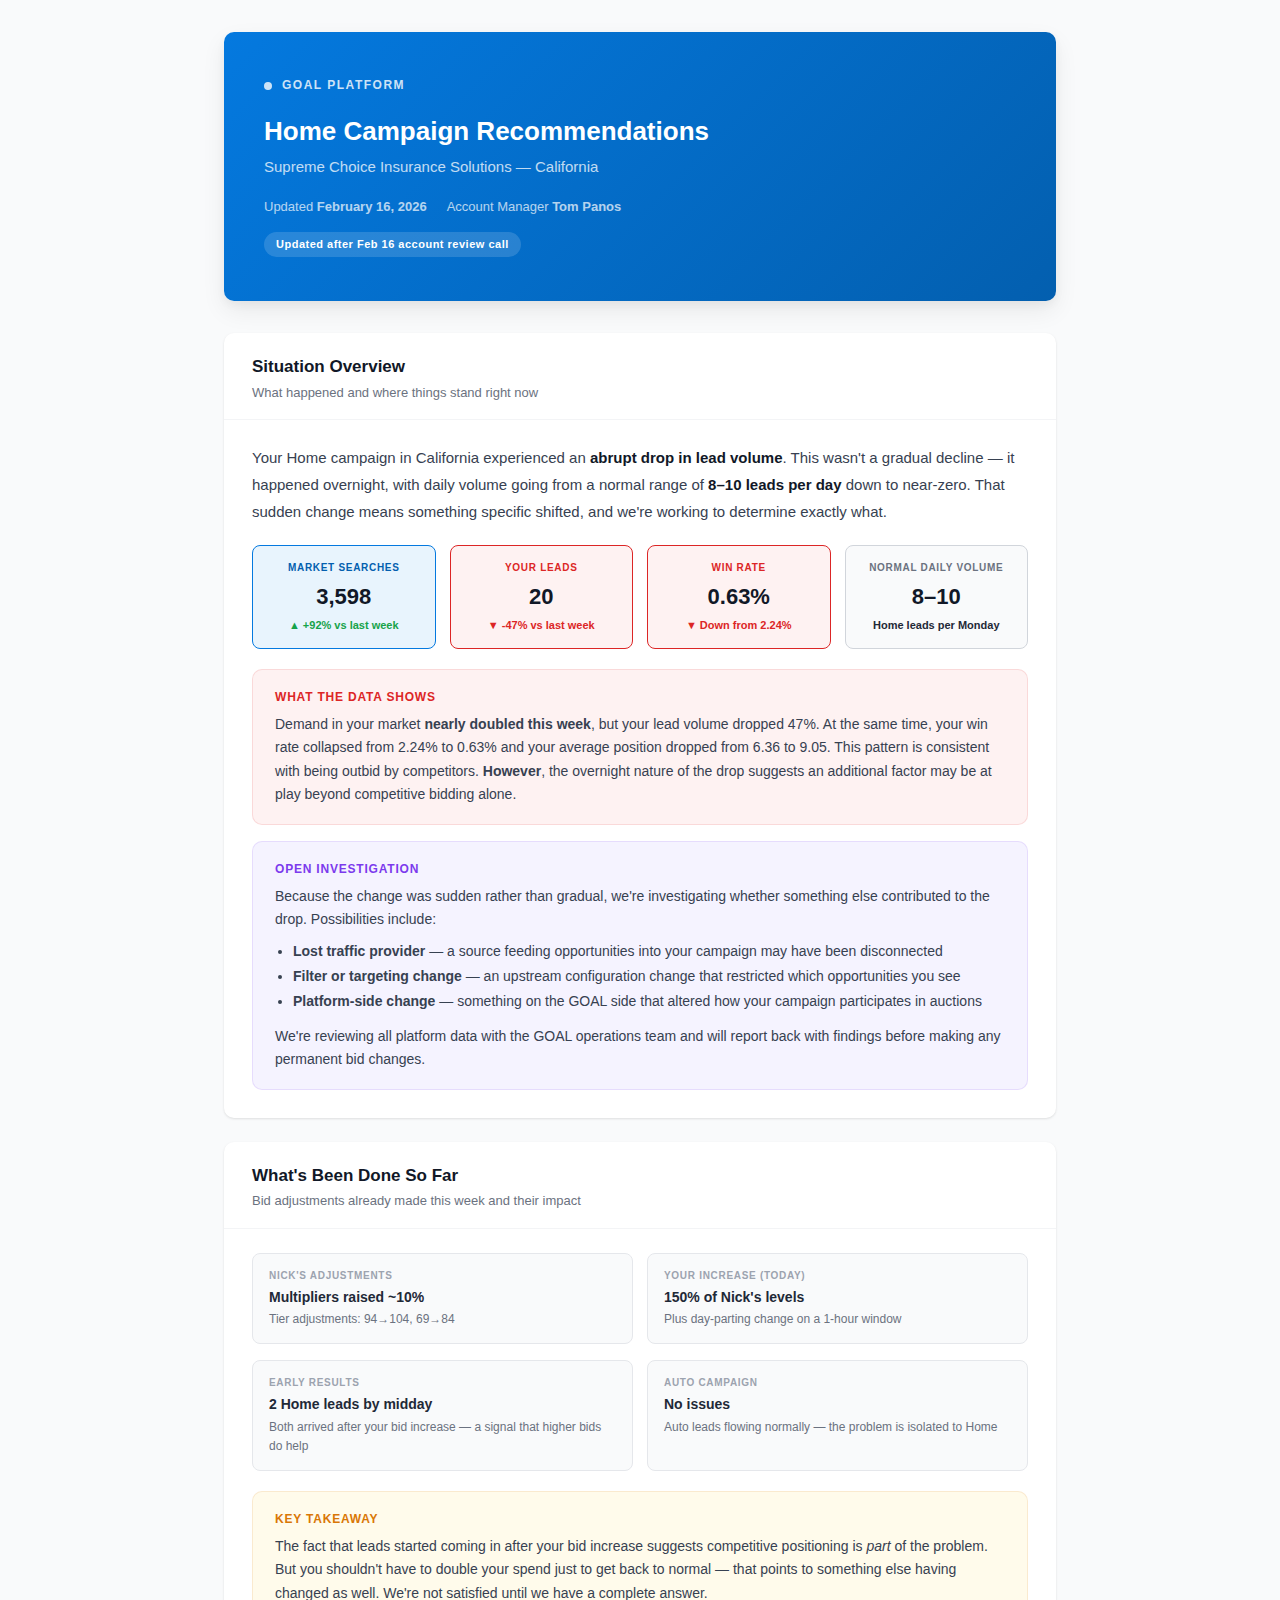
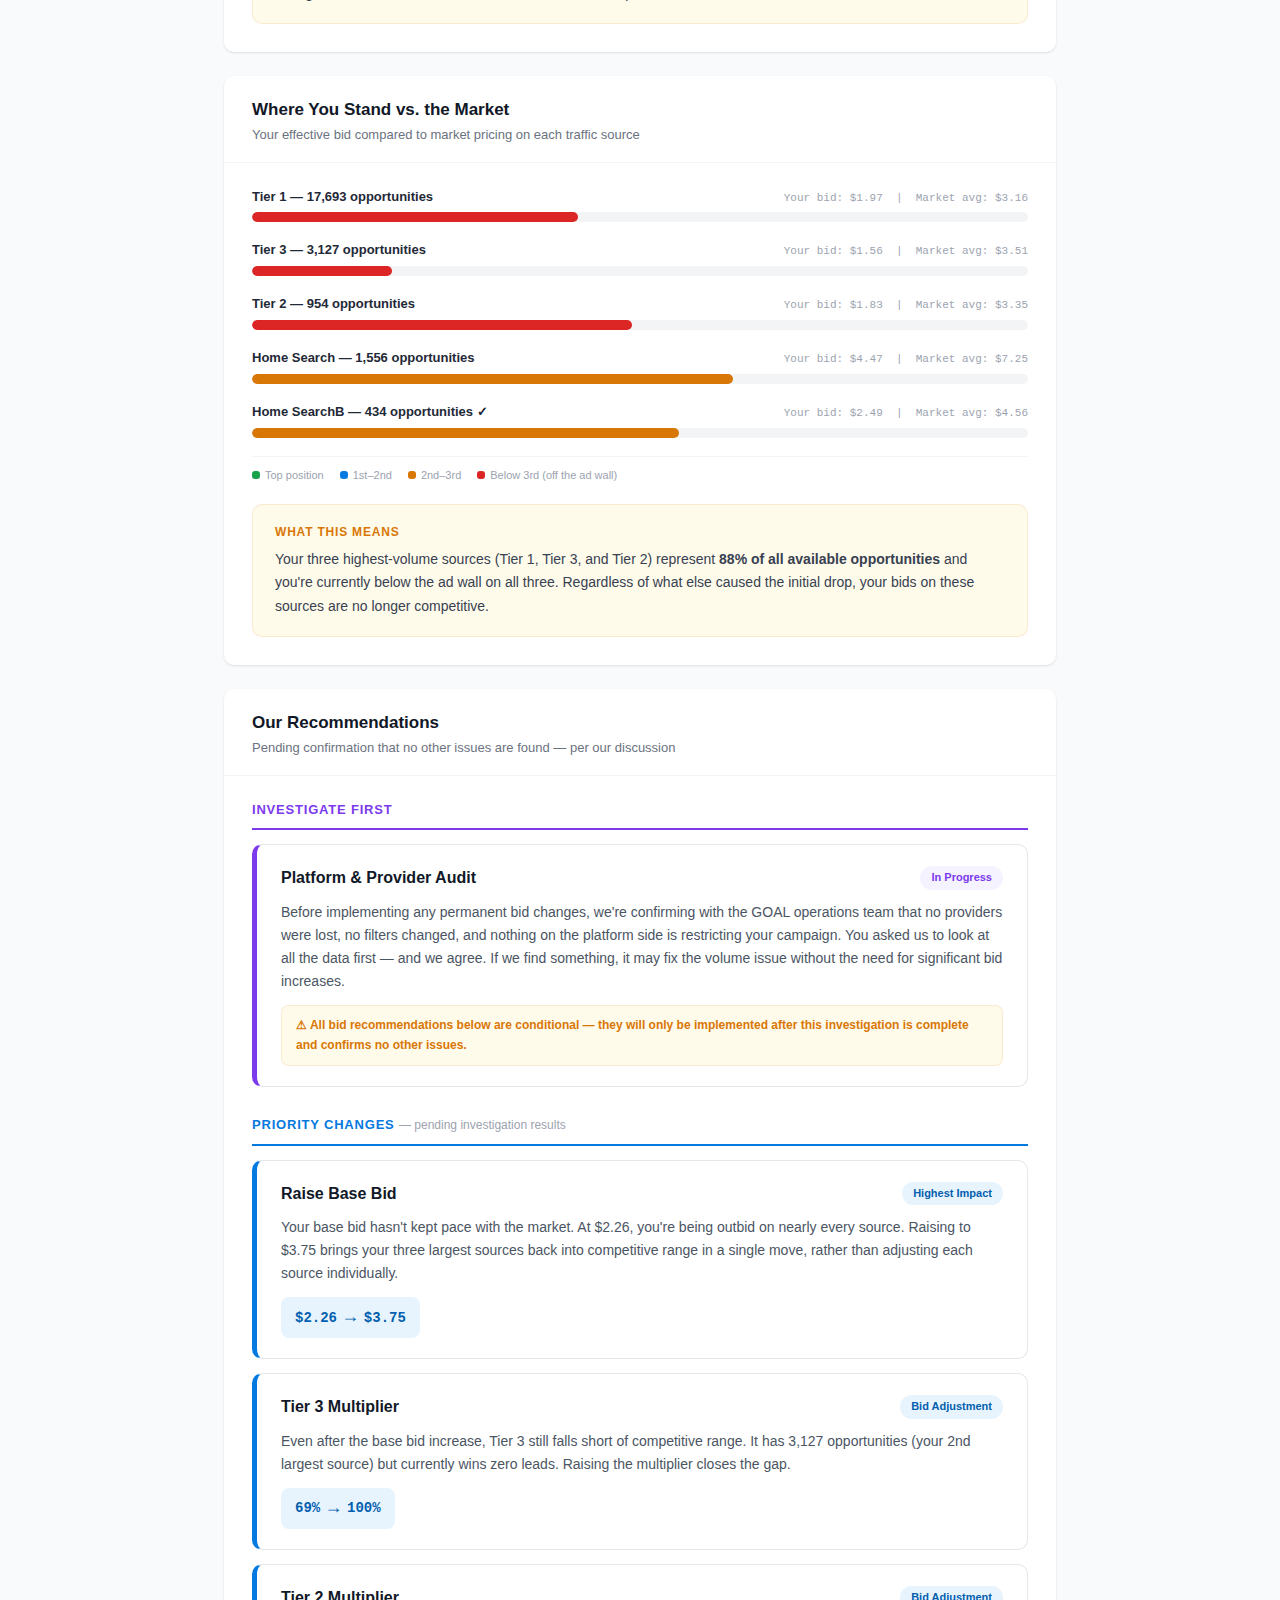
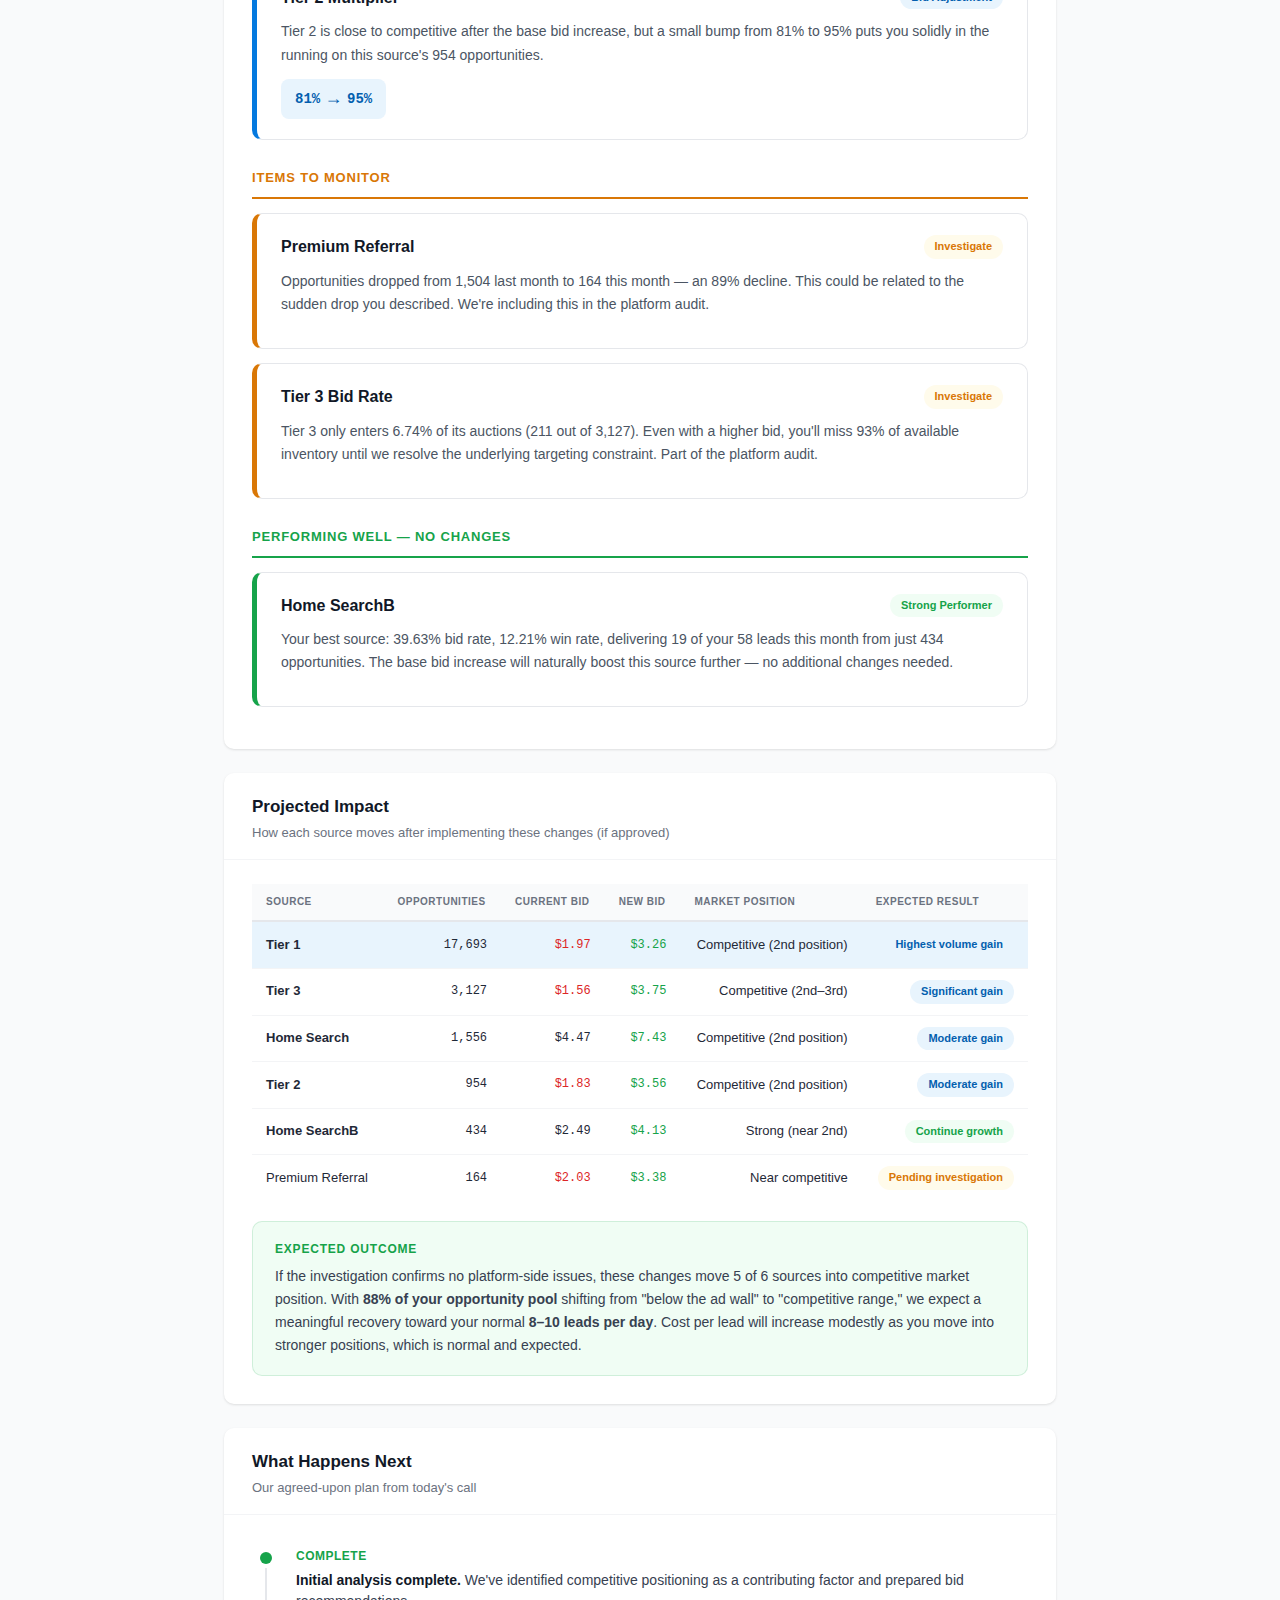
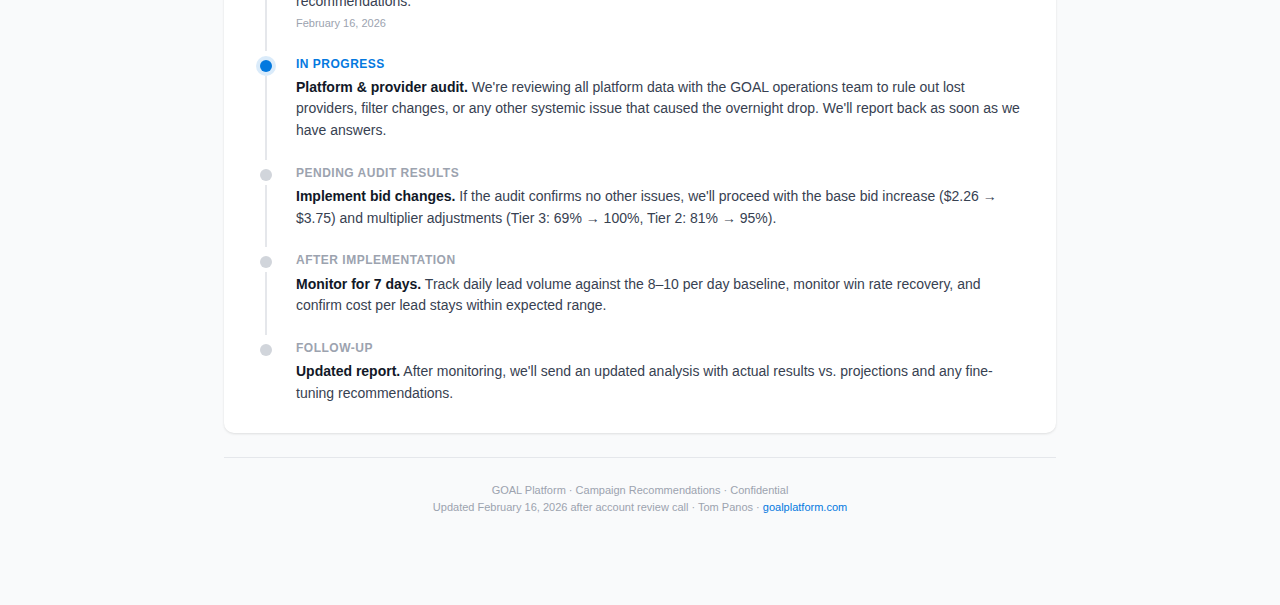
<file: public/index.html>
<!DOCTYPE html>
<html lang="en">
<head>
<meta charset="UTF-8">
<meta name="viewport" content="width=device-width, initial-scale=1.0">
<title>Supreme Choice Insurance Solutions — Campaign Recommendations (Updated)</title>
<style>
  *, *::before, *::after { box-sizing: border-box; margin: 0; padding: 0; }
  :root {
    --goal-blue: #0479DF;
    --goal-blue-light: #E8F4FD;
    --goal-blue-dark: #035FAF;
    --green: #16A34A;
    --green-bg: #F0FDF4;
    --amber: #D97706;
    --amber-bg: #FFFBEB;
    --red: #DC2626;
    --red-bg: #FEF2F2;
    --gray-50: #F9FAFB;
    --gray-100: #F3F4F6;
    --gray-200: #E5E7EB;
    --gray-300: #D1D5DB;
    --gray-400: #9CA3AF;
    --gray-500: #6B7280;
    --gray-600: #4B5563;
    --gray-700: #374151;
    --gray-800: #1F2937;
    --gray-900: #111827;
    --purple: #7C3AED;
    --purple-bg: #F5F3FF;
    --radius: 10px;
    --shadow: 0 1px 3px rgba(0,0,0,0.08), 0 1px 2px rgba(0,0,0,0.04);
    --shadow-md: 0 4px 12px rgba(0,0,0,0.06), 0 2px 4px rgba(0,0,0,0.04);
    --shadow-lg: 0 10px 25px rgba(0,0,0,0.07), 0 4px 10px rgba(0,0,0,0.04);
  }
  body {
    font-family: 'Inter', -apple-system, BlinkMacSystemFont, 'Segoe UI', Roboto, sans-serif;
    color: var(--gray-800);
    background: var(--gray-50);
    line-height: 1.6;
    font-size: 15px;
    -webkit-font-smoothing: antialiased;
  }
  .container { max-width: 880px; margin: 0 auto; padding: 32px 24px 64px; }
  .header {
    background: linear-gradient(135deg, var(--goal-blue) 0%, var(--goal-blue-dark) 100%);
    color: white;
    border-radius: var(--radius);
    padding: 44px 40px;
    margin-bottom: 32px;
    box-shadow: var(--shadow-lg);
  }
  .header .logo-row {
    display: flex; align-items: center; gap: 10px; margin-bottom: 20px;
    font-size: 12px; font-weight: 600; letter-spacing: 1.5px; text-transform: uppercase; opacity: 0.8;
  }
  .header .logo-dot { width: 8px; height: 8px; background: white; border-radius: 50%; }
  .header h1 { font-size: 26px; font-weight: 700; line-height: 1.3; margin-bottom: 6px; }
  .header .subtitle { font-size: 15px; opacity: 0.75; font-weight: 400; }
  .header-meta { display: flex; gap: 20px; margin-top: 18px; flex-wrap: wrap; }
  .header-meta span { font-size: 13px; opacity: 0.7; }
  .header-meta strong { opacity: 1; font-weight: 600; }
  .header .version-badge {
    display: inline-block; margin-top: 14px; padding: 4px 12px;
    background: rgba(255,255,255,0.15); border-radius: 14px;
    font-size: 11px; font-weight: 600; letter-spacing: 0.5px;
  }
  .section {
    background: white;
    border-radius: var(--radius);
    box-shadow: var(--shadow);
    margin-bottom: 24px;
    overflow: hidden;
  }
  .section-head {
    padding: 20px 28px 16px;
    border-bottom: 1px solid var(--gray-100);
  }
  .section-head h2 { font-size: 17px; font-weight: 700; color: var(--gray-900); }
  .section-head p { font-size: 13px; color: var(--gray-500); margin-top: 2px; }
  .section-body { padding: 24px 28px 28px; }
  .summary-text { font-size: 15px; line-height: 1.8; color: var(--gray-700); }
  .summary-text strong { color: var(--gray-900); }
  .finding-box {
    background: var(--red-bg); border: 1px solid rgba(220,38,38,0.12);
    border-radius: var(--radius); padding: 18px 22px; margin-top: 20px;
  }
  .finding-box h4 {
    color: var(--red); font-size: 12px; font-weight: 700;
    text-transform: uppercase; letter-spacing: 0.8px; margin-bottom: 6px;
  }
  .finding-box p { font-size: 14px; color: var(--gray-700); line-height: 1.65; }
  .investigation-box {
    background: var(--purple-bg); border: 1px solid rgba(124,58,237,0.12);
    border-radius: var(--radius); padding: 18px 22px; margin-top: 16px;
  }
  .investigation-box h4 {
    color: var(--purple); font-size: 12px; font-weight: 700;
    text-transform: uppercase; letter-spacing: 0.8px; margin-bottom: 6px;
  }
  .investigation-box p { font-size: 14px; color: var(--gray-700); line-height: 1.65; }
  .investigation-box ul {
    margin: 8px 0 0 18px; font-size: 14px; color: var(--gray-700); line-height: 1.8;
  }
  .metric-strip {
    display: grid; grid-template-columns: repeat(4, 1fr); gap: 14px; margin-bottom: 8px;
  }
  .metric-item {
    background: var(--gray-50); border: 1px solid var(--gray-200);
    border-radius: 8px; padding: 14px 16px; text-align: center;
  }
  .metric-item.alert { border-color: var(--red); background: var(--red-bg); }
  .metric-item.good { border-color: var(--goal-blue); background: var(--goal-blue-light); }
  .metric-item.neutral { border-color: var(--gray-300); background: var(--gray-50); }
  .metric-item .label {
    font-size: 10px; font-weight: 700; text-transform: uppercase;
    letter-spacing: 0.7px; color: var(--gray-500); margin-bottom: 3px;
  }
  .metric-item.alert .label { color: var(--red); }
  .metric-item.good .label { color: var(--goal-blue-dark); }
  .metric-item .val { font-size: 22px; font-weight: 700; color: var(--gray-900); }
  .metric-item .delta { font-size: 11px; font-weight: 600; margin-top: 2px; }
  .down { color: var(--red); }
  .up { color: var(--green); }
  .rec-group-title {
    font-size: 13px; font-weight: 700; text-transform: uppercase;
    letter-spacing: 0.8px; color: var(--gray-500); margin-bottom: 14px;
    padding-bottom: 8px; border-bottom: 2px solid var(--gray-100);
  }
  .rec-group-title.priority { color: var(--goal-blue); border-color: var(--goal-blue); }
  .rec-group-title.investigate { color: var(--purple); border-color: var(--purple); }
  .rec-group-title.monitor { color: var(--amber); border-color: var(--amber); }
  .rec-group-title.stable { color: var(--green); border-color: var(--green); }
  .rec-card {
    border: 1px solid var(--gray-200); border-radius: var(--radius);
    padding: 20px 24px; margin-bottom: 14px; border-left: 5px solid var(--gray-300);
    transition: box-shadow 0.15s ease;
  }
  .rec-card:hover { box-shadow: var(--shadow-md); }
  .rec-card.action { border-left-color: var(--goal-blue); }
  .rec-card.investigate-card { border-left-color: var(--purple); }
  .rec-card.watch { border-left-color: var(--amber); }
  .rec-card.hold { border-left-color: var(--green); }
  .rec-top {
    display: flex; align-items: center; justify-content: space-between;
    gap: 12px; margin-bottom: 10px; flex-wrap: wrap;
  }
  .rec-name { font-weight: 700; font-size: 16px; color: var(--gray-900); }
  .badge {
    display: inline-block; padding: 3px 11px; border-radius: 14px;
    font-size: 11px; font-weight: 700; white-space: nowrap;
  }
  .badge.blue { background: var(--goal-blue-light); color: var(--goal-blue-dark); }
  .badge.purple { background: var(--purple-bg); color: var(--purple); }
  .badge.amber { background: var(--amber-bg); color: var(--amber); }
  .badge.green { background: var(--green-bg); color: var(--green); }
  .rec-why { font-size: 14px; color: var(--gray-600); line-height: 1.65; margin-bottom: 12px; }
  .change-pill {
    display: inline-flex; align-items: center; gap: 8px;
    background: var(--goal-blue-light); color: var(--goal-blue-dark);
    padding: 6px 14px; border-radius: 8px;
    font-size: 14px; font-weight: 700;
    font-family: 'SF Mono', 'Fira Code', 'Consolas', monospace;
  }
  .change-pill .arrow { font-size: 18px; }
  .conditional-note {
    margin-top: 10px; padding: 10px 14px; background: var(--amber-bg);
    border: 1px solid rgba(217,119,6,0.12); border-radius: 8px;
    font-size: 12px; color: var(--amber); font-weight: 600;
  }
  .data-wrap { overflow-x: auto; }
  table.clean { width: 100%; border-collapse: collapse; font-size: 13px; }
  table.clean thead th {
    background: var(--gray-50); color: var(--gray-500); font-weight: 700;
    text-transform: uppercase; letter-spacing: 0.5px; font-size: 10px;
    padding: 10px 14px; text-align: left; border-bottom: 2px solid var(--gray-200);
    white-space: nowrap;
  }
  table.clean tbody td { padding: 11px 14px; border-bottom: 1px solid var(--gray-100); }
  table.clean tbody tr:last-child td { border-bottom: none; }
  table.clean tbody tr:hover { background: var(--gray-50); }
  .r { text-align: right; }
  .mono { font-family: 'SF Mono', 'Fira Code', 'Consolas', monospace; font-size: 12px; }
  .highlight-row { background: var(--goal-blue-light) !important; }
  .pos-bar { margin-bottom: 18px; }
  .pos-label {
    display: flex; justify-content: space-between; align-items: baseline;
    font-size: 13px; margin-bottom: 5px;
  }
  .pos-label .name { font-weight: 700; color: var(--gray-800); }
  .pos-label .detail { font-family: 'SF Mono', monospace; font-size: 11px; color: var(--gray-400); }
  .pos-track {
    height: 10px; background: var(--gray-100); border-radius: 5px;
    position: relative; overflow: hidden;
  }
  .pos-fill { height: 100%; border-radius: 5px; }
  .pos-fill.red { background: var(--red); }
  .pos-fill.amber { background: var(--amber); }
  .pos-fill.blue { background: var(--goal-blue); }
  .pos-fill.green { background: var(--green); }
  .pos-legend {
    display: flex; gap: 16px; flex-wrap: wrap; margin-top: 14px;
    padding-top: 10px; border-top: 1px solid var(--gray-100);
    font-size: 11px; color: var(--gray-400);
  }
  .pos-legend-item { display: flex; align-items: center; gap: 5px; }
  .pos-dot { width: 8px; height: 8px; border-radius: 3px; }
  .outcome-box {
    background: var(--green-bg); border: 1px solid rgba(22,163,74,0.15);
    border-radius: var(--radius); padding: 18px 22px; margin-top: 20px;
  }
  .outcome-box h4 {
    color: var(--green); font-size: 12px; font-weight: 700;
    text-transform: uppercase; letter-spacing: 0.8px; margin-bottom: 6px;
  }
  .outcome-box p { font-size: 14px; color: var(--gray-700); line-height: 1.65; }
  .timeline { margin-top: 8px; }
  .timeline-item { display: flex; gap: 16px; margin-bottom: 0; position: relative; }
  .timeline-marker { display: flex; flex-direction: column; align-items: center; min-width: 28px; }
  .timeline-dot { width: 12px; height: 12px; border-radius: 50%; flex-shrink: 0; margin-top: 5px; }
  .timeline-dot.done { background: var(--green); }
  .timeline-dot.active { background: var(--goal-blue); box-shadow: 0 0 0 4px rgba(4,121,223,0.15); }
  .timeline-dot.pending { background: var(--gray-300); }
  .timeline-line { width: 2px; background: var(--gray-200); flex-grow: 1; margin: 4px 0; }
  .timeline-content { padding-bottom: 22px; flex: 1; }
  .timeline-item:last-child .timeline-content { padding-bottom: 0; }
  .timeline-item:last-child .timeline-line { display: none; }
  .timeline-label {
    font-size: 12px; font-weight: 700; text-transform: uppercase;
    letter-spacing: 0.5px; margin-bottom: 3px;
  }
  .timeline-label.done { color: var(--green); }
  .timeline-label.active { color: var(--goal-blue); }
  .timeline-label.pending { color: var(--gray-400); }
  .timeline-text { font-size: 14px; color: var(--gray-700); line-height: 1.55; }
  .timeline-text strong { color: var(--gray-900); }
  .timeline-date { font-size: 11px; color: var(--gray-400); margin-top: 2px; }
  .footer {
    text-align: center; padding: 24px; color: var(--gray-400);
    font-size: 11px; margin-top: 16px; border-top: 1px solid var(--gray-200);
  }
  .footer a { color: var(--goal-blue); text-decoration: none; }
  .change-strip { display: grid; grid-template-columns: 1fr 1fr; gap: 14px; margin-bottom: 16px; }
  .change-card {
    border: 1px solid var(--gray-200); border-radius: 8px; padding: 14px 16px;
    background: var(--gray-50);
  }
  .change-card .cc-label {
    font-size: 10px; font-weight: 700; text-transform: uppercase;
    letter-spacing: 0.7px; color: var(--gray-400); margin-bottom: 2px;
  }
  .change-card .cc-val { font-size: 14px; font-weight: 600; color: var(--gray-800); }
  .change-card .cc-detail { font-size: 12px; color: var(--gray-500); margin-top: 2px; }
  @media print {
    body { background: white; font-size: 12px; }
    .container { padding: 0; max-width: 100%; }
    .section { box-shadow: none; border: 1px solid var(--gray-200); break-inside: avoid; }
    @page { margin: 0.7in; }
  }
  @media (max-width: 640px) {
    .header { padding: 28px 20px; }
    .header h1 { font-size: 22px; }
    .section-body { padding: 18px 20px 22px; }
    .metric-strip { grid-template-columns: 1fr 1fr; }
    .change-strip { grid-template-columns: 1fr; }
    .rec-top { flex-direction: column; align-items: flex-start; }
  }
</style>
</head>
<body>
<div class="container">
  <header class="header">
    <div class="logo-row">
      <span class="logo-dot"></span>
      GOAL Platform
    </div>
    <h1>Home Campaign Recommendations</h1>
    <p class="subtitle">Supreme Choice Insurance Solutions &mdash; California</p>
    <div class="header-meta">
      <span>Updated <strong>February 16, 2026</strong></span>
      <span>Account Manager <strong>Tom Panos</strong></span>
    </div>
    <div class="version-badge">Updated after Feb 16 account review call</div>
  </header>

  <div class="section">
    <div class="section-head">
      <h2>Situation Overview</h2>
      <p>What happened and where things stand right now</p>
    </div>
    <div class="section-body">
      <p class="summary-text">
        Your Home campaign in California experienced an <strong>abrupt drop in lead volume</strong>. This wasn't a gradual decline &mdash; it happened overnight, with daily volume going from a normal range of <strong>8&ndash;10 leads per day</strong> down to near-zero. That sudden change means something specific shifted, and we're working to determine exactly what.
      </p>
      <div class="metric-strip" style="margin-top: 20px;">
        <div class="metric-item good">
          <div class="label">Market Searches</div>
          <div class="val">3,598</div>
          <div class="delta up">&#9650; +92% vs last week</div>
        </div>
        <div class="metric-item alert">
          <div class="label">Your Leads</div>
          <div class="val">20</div>
          <div class="delta down">&#9660; -47% vs last week</div>
        </div>
        <div class="metric-item alert">
          <div class="label">Win Rate</div>
          <div class="val">0.63%</div>
          <div class="delta down">&#9660; Down from 2.24%</div>
        </div>
        <div class="metric-item neutral">
          <div class="label">Normal Daily Volume</div>
          <div class="val">8&ndash;10</div>
          <div class="delta">Home leads per Monday</div>
        </div>
      </div>
      <div class="finding-box">
        <h4>What the Data Shows</h4>
        <p>Demand in your market <strong>nearly doubled this week</strong>, but your lead volume dropped 47%. At the same time, your win rate collapsed from 2.24% to 0.63% and your average position dropped from 6.36 to 9.05. This pattern is consistent with being outbid by competitors. <strong>However</strong>, the overnight nature of the drop suggests an additional factor may be at play beyond competitive bidding alone.</p>
      </div>
      <div class="investigation-box">
        <h4>Open Investigation</h4>
        <p>Because the change was sudden rather than gradual, we're investigating whether something else contributed to the drop. Possibilities include:</p>
        <ul>
          <li><strong>Lost traffic provider</strong> &mdash; a source feeding opportunities into your campaign may have been disconnected</li>
          <li><strong>Filter or targeting change</strong> &mdash; an upstream configuration change that restricted which opportunities you see</li>
          <li><strong>Platform-side change</strong> &mdash; something on the GOAL side that altered how your campaign participates in auctions</li>
        </ul>
        <p style="margin-top: 10px;">We're reviewing all platform data with the GOAL operations team and will report back with findings before making any permanent bid changes.</p>
      </div>
    </div>
  </div>

  <div class="section">
    <div class="section-head">
      <h2>What's Been Done So Far</h2>
      <p>Bid adjustments already made this week and their impact</p>
    </div>
    <div class="section-body">
      <div class="change-strip">
        <div class="change-card">
          <div class="cc-label">Nick's Adjustments</div>
          <div class="cc-val">Multipliers raised ~10%</div>
          <div class="cc-detail">Tier adjustments: 94&rarr;104, 69&rarr;84</div>
        </div>
        <div class="change-card">
          <div class="cc-label">Your Increase (Today)</div>
          <div class="cc-val">150% of Nick's levels</div>
          <div class="cc-detail">Plus day-parting change on a 1-hour window</div>
        </div>
      </div>
      <div class="change-strip">
        <div class="change-card">
          <div class="cc-label">Early Results</div>
          <div class="cc-val">2 Home leads by midday</div>
          <div class="cc-detail">Both arrived after your bid increase &mdash; a signal that higher bids do help</div>
        </div>
        <div class="change-card">
          <div class="cc-label">Auto Campaign</div>
          <div class="cc-val">No issues</div>
          <div class="cc-detail">Auto leads flowing normally &mdash; the problem is isolated to Home</div>
        </div>
      </div>
      <div class="finding-box" style="background: var(--amber-bg); border-color: rgba(217,119,6,0.12);">
        <h4 style="color: var(--amber);">Key Takeaway</h4>
        <p>The fact that leads started coming in after your bid increase suggests competitive positioning is <em>part</em> of the problem. But you shouldn't have to double your spend just to get back to normal &mdash; that points to something else having changed as well. We're not satisfied until we have a complete answer.</p>
      </div>
    </div>
  </div>

  <div class="section">
    <div class="section-head">
      <h2>Where You Stand vs. the Market</h2>
      <p>Your effective bid compared to market pricing on each traffic source</p>
    </div>
    <div class="section-body">
      <div class="pos-bar">
        <div class="pos-label">
          <span class="name">Tier 1 &mdash; 17,693 opportunities</span>
          <span class="detail">Your bid: $1.97 &nbsp;|&nbsp; Market avg: $3.16</span>
        </div>
        <div class="pos-track"><div class="pos-fill red" style="width: 42%;"></div></div>
      </div>
      <div class="pos-bar">
        <div class="pos-label">
          <span class="name">Tier 3 &mdash; 3,127 opportunities</span>
          <span class="detail">Your bid: $1.56 &nbsp;|&nbsp; Market avg: $3.51</span>
        </div>
        <div class="pos-track"><div class="pos-fill red" style="width: 18%;"></div></div>
      </div>
      <div class="pos-bar">
        <div class="pos-label">
          <span class="name">Tier 2 &mdash; 954 opportunities</span>
          <span class="detail">Your bid: $1.83 &nbsp;|&nbsp; Market avg: $3.35</span>
        </div>
        <div class="pos-track"><div class="pos-fill red" style="width: 49%;"></div></div>
      </div>
      <div class="pos-bar">
        <div class="pos-label">
          <span class="name">Home Search &mdash; 1,556 opportunities</span>
          <span class="detail">Your bid: $4.47 &nbsp;|&nbsp; Market avg: $7.25</span>
        </div>
        <div class="pos-track"><div class="pos-fill amber" style="width: 62%;"></div></div>
      </div>
      <div class="pos-bar">
        <div class="pos-label">
          <span class="name">Home SearchB &mdash; 434 opportunities &#10003;</span>
          <span class="detail">Your bid: $2.49 &nbsp;|&nbsp; Market avg: $4.56</span>
        </div>
        <div class="pos-track"><div class="pos-fill amber" style="width: 55%;"></div></div>
      </div>
      <div class="pos-legend">
        <div class="pos-legend-item"><div class="pos-dot" style="background: var(--green);"></div> Top position</div>
        <div class="pos-legend-item"><div class="pos-dot" style="background: var(--goal-blue);"></div> 1st&ndash;2nd</div>
        <div class="pos-legend-item"><div class="pos-dot" style="background: var(--amber);"></div> 2nd&ndash;3rd</div>
        <div class="pos-legend-item"><div class="pos-dot" style="background: var(--red);"></div> Below 3rd (off the ad wall)</div>
      </div>
      <div class="finding-box" style="margin-top: 20px; background: var(--amber-bg); border-color: rgba(217,119,6,0.12);">
        <h4 style="color: var(--amber);">What This Means</h4>
        <p>Your three highest-volume sources (Tier 1, Tier 3, and Tier 2) represent <strong>88% of all available opportunities</strong> and you're currently below the ad wall on all three. Regardless of what else caused the initial drop, your bids on these sources are no longer competitive.</p>
      </div>
    </div>
  </div>

  <div class="section">
    <div class="section-head">
      <h2>Our Recommendations</h2>
      <p>Pending confirmation that no other issues are found &mdash; per our discussion</p>
    </div>
    <div class="section-body">
      <div class="rec-group-title investigate">Investigate First</div>
      <div class="rec-card investigate-card">
        <div class="rec-top">
          <span class="rec-name">Platform &amp; Provider Audit</span>
          <span class="badge purple">In Progress</span>
        </div>
        <p class="rec-why">
          Before implementing any permanent bid changes, we're confirming with the GOAL operations team that no providers were lost, no filters changed, and nothing on the platform side is restricting your campaign. You asked us to look at all the data first &mdash; and we agree. If we find something, it may fix the volume issue without the need for significant bid increases.
        </p>
        <div class="conditional-note">
          &#9888; All bid recommendations below are conditional &mdash; they will only be implemented after this investigation is complete and confirms no other issues.
        </div>
      </div>

      <div class="rec-group-title priority" style="margin-top: 28px;">Priority Changes <span style="font-weight: 400; text-transform: none; letter-spacing: 0; font-size: 12px; color: var(--gray-400);">&mdash; pending investigation results</span></div>
      <div class="rec-card action">
        <div class="rec-top">
          <span class="rec-name">Raise Base Bid</span>
          <span class="badge blue">Highest Impact</span>
        </div>
        <p class="rec-why">
          Your base bid hasn't kept pace with the market. At $2.26, you're being outbid on nearly every source. Raising to $3.75 brings your three largest sources back into competitive range in a single move, rather than adjusting each source individually.
        </p>
        <div class="change-pill">
          $2.26 <span class="arrow">&rarr;</span> $3.75
        </div>
      </div>
      <div class="rec-card action">
        <div class="rec-top">
          <span class="rec-name">Tier 3 Multiplier</span>
          <span class="badge blue">Bid Adjustment</span>
        </div>
        <p class="rec-why">
          Even after the base bid increase, Tier 3 still falls short of competitive range. It has 3,127 opportunities (your 2nd largest source) but currently wins zero leads. Raising the multiplier closes the gap.
        </p>
        <div class="change-pill">
          69% <span class="arrow">&rarr;</span> 100%
        </div>
      </div>
      <div class="rec-card action">
        <div class="rec-top">
          <span class="rec-name">Tier 2 Multiplier</span>
          <span class="badge blue">Bid Adjustment</span>
        </div>
        <p class="rec-why">
          Tier 2 is close to competitive after the base bid increase, but a small bump from 81% to 95% puts you solidly in the running on this source's 954 opportunities.
        </p>
        <div class="change-pill">
          81% <span class="arrow">&rarr;</span> 95%
        </div>
      </div>

      <div class="rec-group-title monitor" style="margin-top: 28px;">Items to Monitor</div>
      <div class="rec-card watch">
        <div class="rec-top">
          <span class="rec-name">Premium Referral</span>
          <span class="badge amber">Investigate</span>
        </div>
        <p class="rec-why">
          Opportunities dropped from 1,504 last month to 164 this month &mdash; an 89% decline. This could be related to the sudden drop you described. We're including this in the platform audit.
        </p>
      </div>
      <div class="rec-card watch">
        <div class="rec-top">
          <span class="rec-name">Tier 3 Bid Rate</span>
          <span class="badge amber">Investigate</span>
        </div>
        <p class="rec-why">
          Tier 3 only enters 6.74% of its auctions (211 out of 3,127). Even with a higher bid, you'll miss 93% of available inventory until we resolve the underlying targeting constraint. Part of the platform audit.
        </p>
      </div>

      <div class="rec-group-title stable" style="margin-top: 28px;">Performing Well &mdash; No Changes</div>
      <div class="rec-card hold">
        <div class="rec-top">
          <span class="rec-name">Home SearchB</span>
          <span class="badge green">Strong Performer</span>
        </div>
        <p class="rec-why">
          Your best source: 39.63% bid rate, 12.21% win rate, delivering 19 of your 58 leads this month from just 434 opportunities. The base bid increase will naturally boost this source further &mdash; no additional changes needed.
        </p>
      </div>
    </div>
  </div>

  <div class="section">
    <div class="section-head">
      <h2>Projected Impact</h2>
      <p>How each source moves after implementing these changes (if approved)</p>
    </div>
    <div class="section-body">
      <div class="data-wrap">
        <table class="clean">
          <thead>
            <tr>
              <th>Source</th>
              <th class="r">Opportunities</th>
              <th class="r">Current Bid</th>
              <th class="r">New Bid</th>
              <th class="r">Market Position</th>
              <th class="r">Expected Result</th>
            </tr>
          </thead>
          <tbody>
            <tr class="highlight-row">
              <td><strong>Tier 1</strong></td>
              <td class="r mono">17,693</td>
              <td class="r mono down">$1.97</td>
              <td class="r mono up">$3.26</td>
              <td class="r">Competitive (2nd position)</td>
              <td class="r"><span class="badge blue">Highest volume gain</span></td>
            </tr>
            <tr>
              <td><strong>Tier 3</strong></td>
              <td class="r mono">3,127</td>
              <td class="r mono down">$1.56</td>
              <td class="r mono up">$3.75</td>
              <td class="r">Competitive (2nd&ndash;3rd)</td>
              <td class="r"><span class="badge blue">Significant gain</span></td>
            </tr>
            <tr>
              <td><strong>Home Search</strong></td>
              <td class="r mono">1,556</td>
              <td class="r mono">$4.47</td>
              <td class="r mono up">$7.43</td>
              <td class="r">Competitive (2nd position)</td>
              <td class="r"><span class="badge blue">Moderate gain</span></td>
            </tr>
            <tr>
              <td><strong>Tier 2</strong></td>
              <td class="r mono">954</td>
              <td class="r mono down">$1.83</td>
              <td class="r mono up">$3.56</td>
              <td class="r">Competitive (2nd position)</td>
              <td class="r"><span class="badge blue">Moderate gain</span></td>
            </tr>
            <tr>
              <td><strong>Home SearchB</strong></td>
              <td class="r mono">434</td>
              <td class="r mono">$2.49</td>
              <td class="r mono up">$4.13</td>
              <td class="r">Strong (near 2nd)</td>
              <td class="r"><span class="badge green">Continue growth</span></td>
            </tr>
            <tr>
              <td>Premium Referral</td>
              <td class="r mono">164</td>
              <td class="r mono down">$2.03</td>
              <td class="r mono up">$3.38</td>
              <td class="r">Near competitive</td>
              <td class="r"><span class="badge amber">Pending investigation</span></td>
            </tr>
          </tbody>
        </table>
      </div>
      <div class="outcome-box">
        <h4>Expected Outcome</h4>
        <p>If the investigation confirms no platform-side issues, these changes move 5 of 6 sources into competitive market position. With <strong>88% of your opportunity pool</strong> shifting from "below the ad wall" to "competitive range," we expect a meaningful recovery toward your normal <strong>8&ndash;10 leads per day</strong>. Cost per lead will increase modestly as you move into stronger positions, which is normal and expected.</p>
      </div>
    </div>
  </div>

  <div class="section">
    <div class="section-head">
      <h2>What Happens Next</h2>
      <p>Our agreed-upon plan from today's call</p>
    </div>
    <div class="section-body">
      <div class="timeline">
        <div class="timeline-item">
          <div class="timeline-marker">
            <div class="timeline-dot done"></div>
            <div class="timeline-line"></div>
          </div>
          <div class="timeline-content">
            <div class="timeline-label done">Complete</div>
            <div class="timeline-text"><strong>Initial analysis complete.</strong> We've identified competitive positioning as a contributing factor and prepared bid recommendations.</div>
            <div class="timeline-date">February 16, 2026</div>
          </div>
        </div>
        <div class="timeline-item">
          <div class="timeline-marker">
            <div class="timeline-dot active"></div>
            <div class="timeline-line"></div>
          </div>
          <div class="timeline-content">
            <div class="timeline-label active">In Progress</div>
            <div class="timeline-text"><strong>Platform &amp; provider audit.</strong> We're reviewing all platform data with the GOAL operations team to rule out lost providers, filter changes, or any other systemic issue that caused the overnight drop. We'll report back as soon as we have answers.</div>
          </div>
        </div>
        <div class="timeline-item">
          <div class="timeline-marker">
            <div class="timeline-dot pending"></div>
            <div class="timeline-line"></div>
          </div>
          <div class="timeline-content">
            <div class="timeline-label pending">Pending Audit Results</div>
            <div class="timeline-text"><strong>Implement bid changes.</strong> If the audit confirms no other issues, we'll proceed with the base bid increase ($2.26 &rarr; $3.75) and multiplier adjustments (Tier 3: 69% &rarr; 100%, Tier 2: 81% &rarr; 95%).</div>
          </div>
        </div>
        <div class="timeline-item">
          <div class="timeline-marker">
            <div class="timeline-dot pending"></div>
            <div class="timeline-line"></div>
          </div>
          <div class="timeline-content">
            <div class="timeline-label pending">After Implementation</div>
            <div class="timeline-text"><strong>Monitor for 7 days.</strong> Track daily lead volume against the 8&ndash;10 per day baseline, monitor win rate recovery, and confirm cost per lead stays within expected range.</div>
          </div>
        </div>
        <div class="timeline-item">
          <div class="timeline-marker">
            <div class="timeline-dot pending"></div>
          </div>
          <div class="timeline-content">
            <div class="timeline-label pending">Follow-Up</div>
            <div class="timeline-text"><strong>Updated report.</strong> After monitoring, we'll send an updated analysis with actual results vs. projections and any fine-tuning recommendations.</div>
          </div>
        </div>
      </div>
    </div>
  </div>

  <div class="footer">
    GOAL Platform &middot; Campaign Recommendations &middot; Confidential<br>
    Updated February 16, 2026 after account review call &middot; Tom Panos &middot; <a href="https://goalplatform.com" target="_blank">goalplatform.com</a>
  </div>
</div>
</body>
</html>
</file>
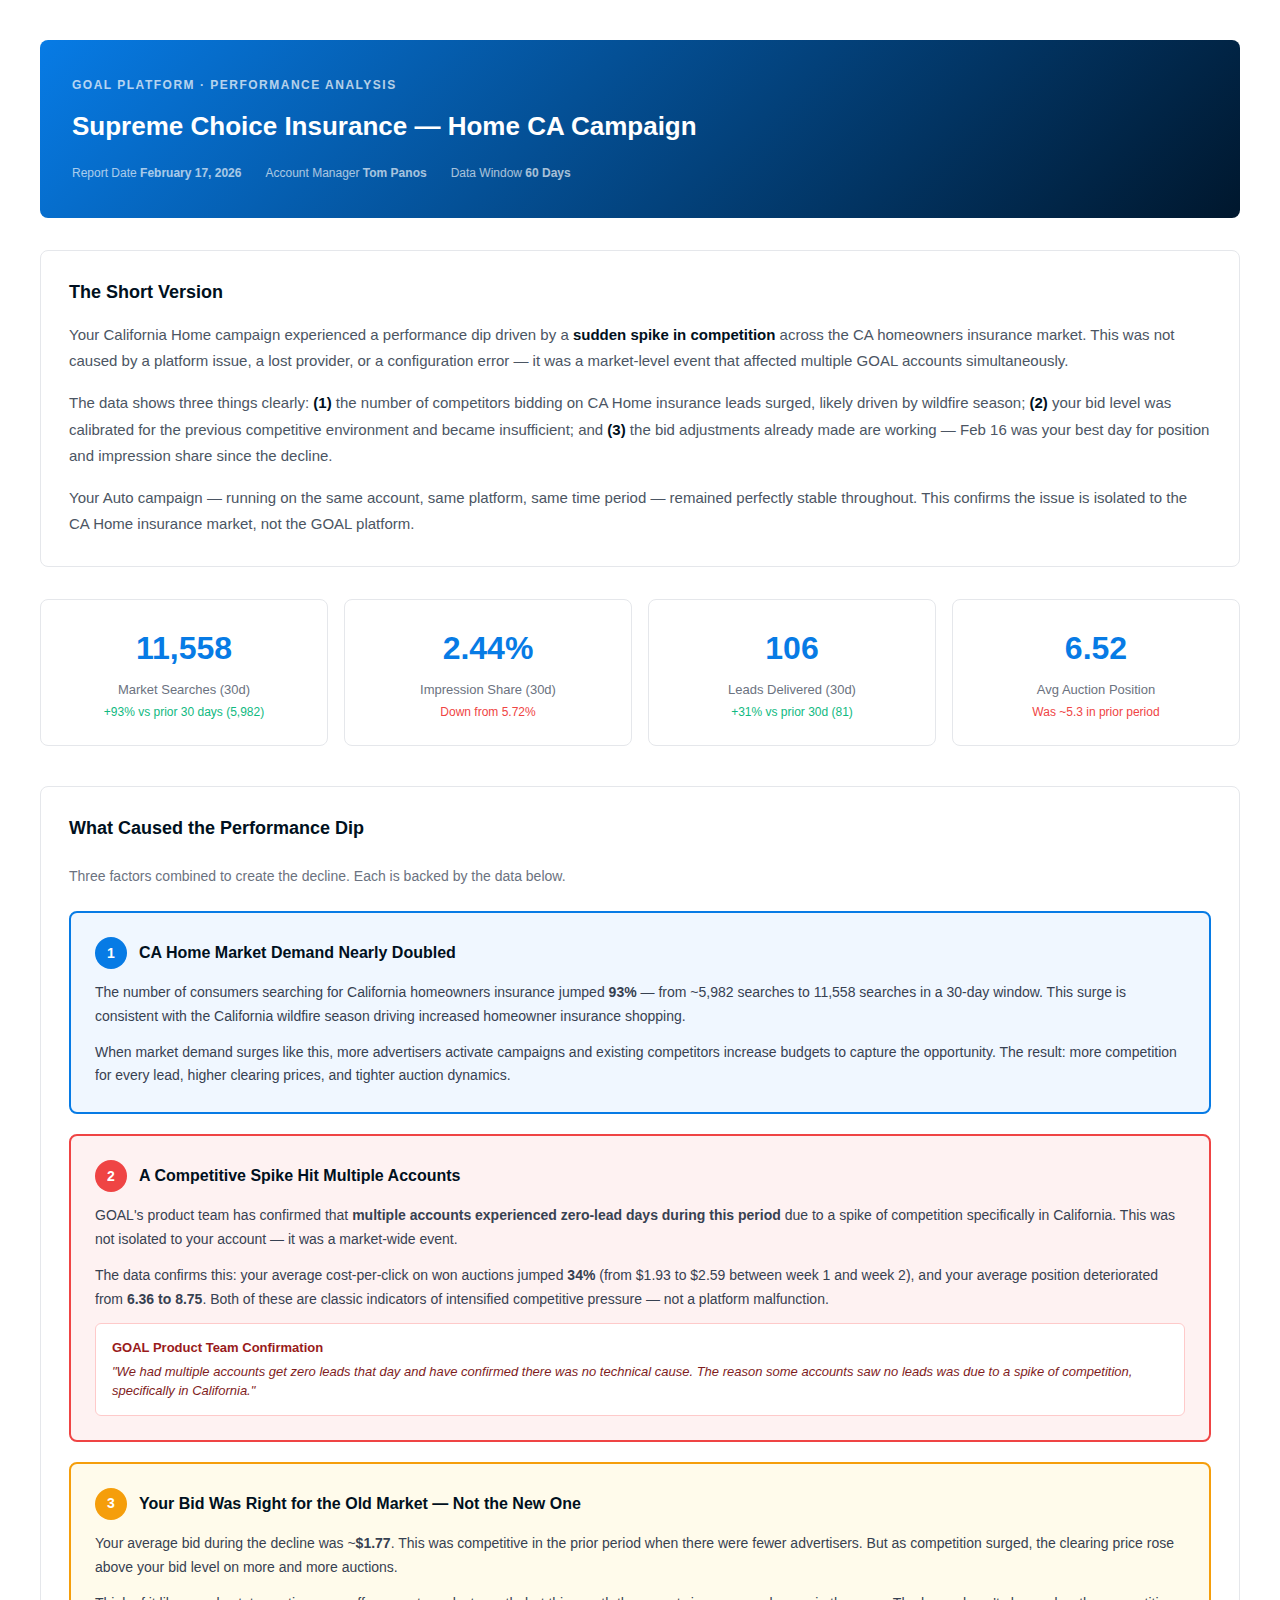
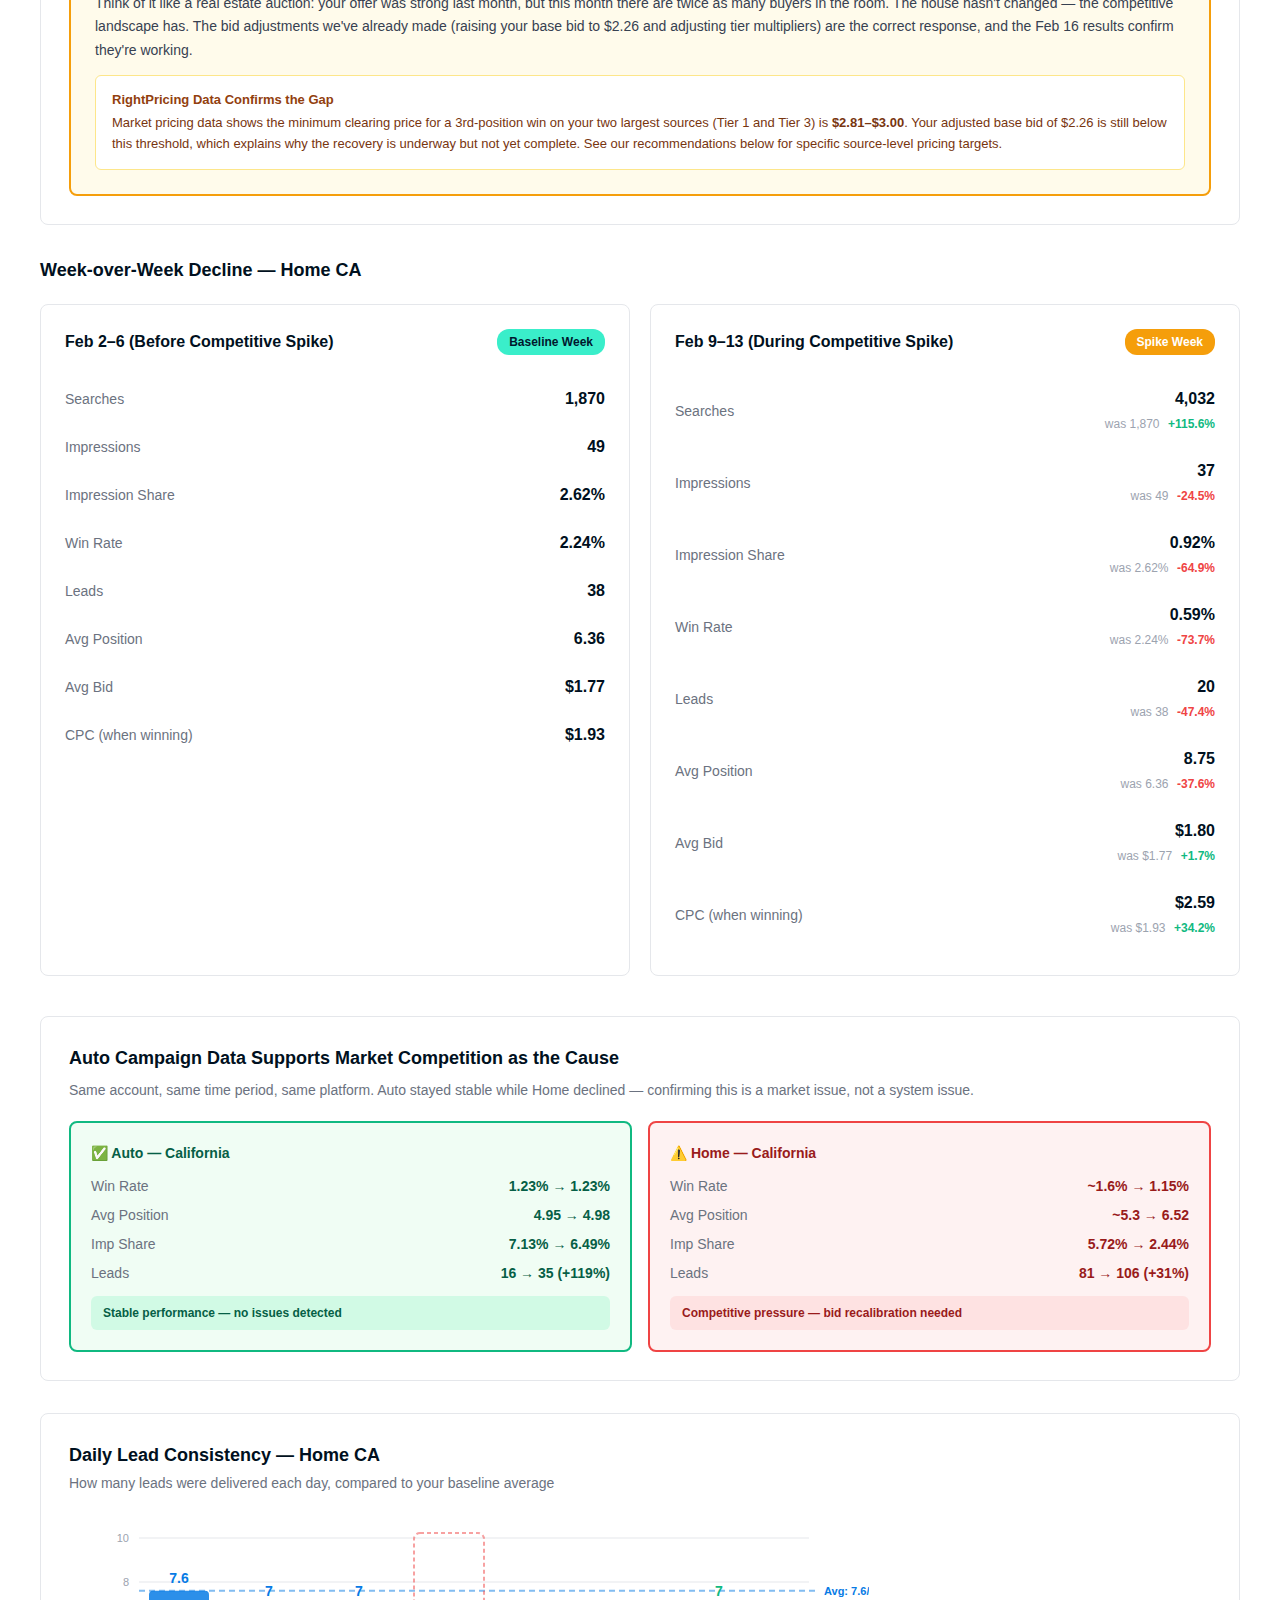
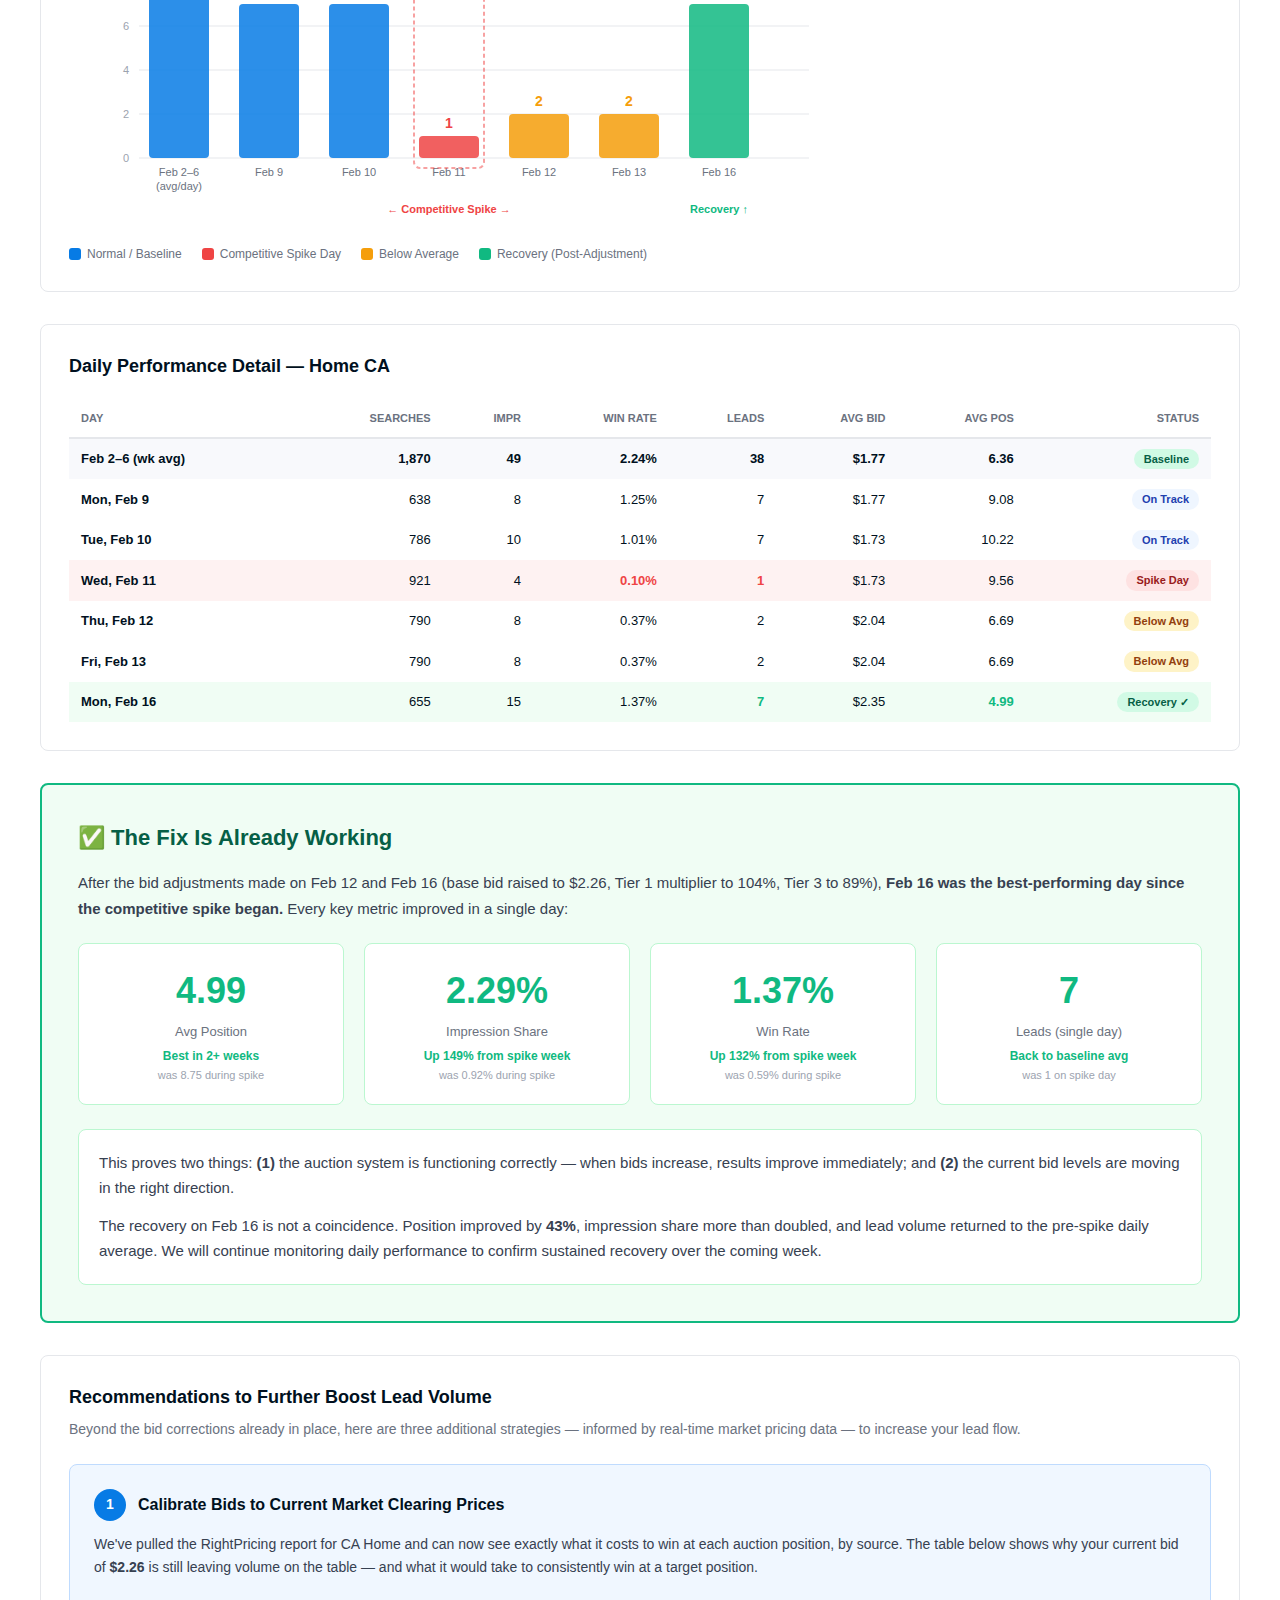
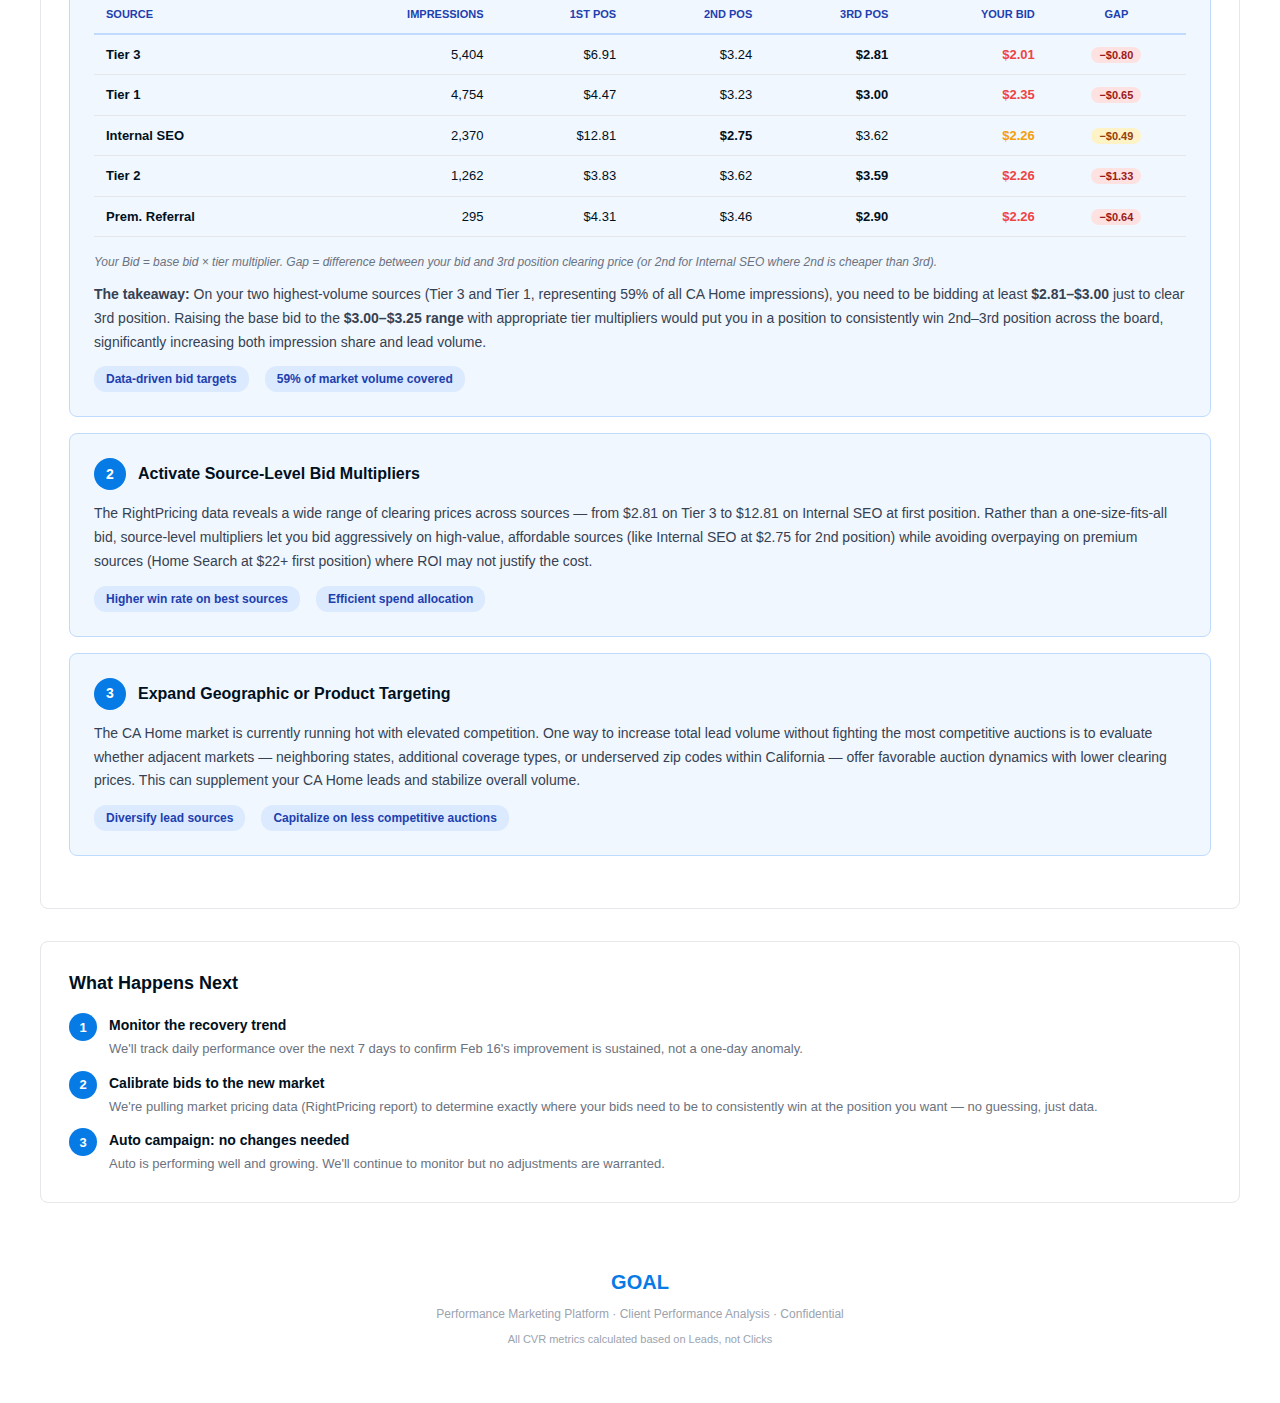
<file: Supreme-Choice-Home-CA-Client-Report.html>
<!DOCTYPE html>
<html lang="en">
<head>
    <meta charset="UTF-8">
    <meta name="viewport" content="width=device-width, initial-scale=1.0">
    <title>Supreme Choice Insurance — Home CA Performance Analysis</title>
    <style>
        :root {
            /* GOAL Brand Colors */
            --goal-brand: #077BE5;
            --goal-dark-blue: #00172D;
            --goal-accent-1: #3AEECA;
            --goal-accent-2: #97C2E8;
            --goal-accent-3: #9FDACD;
            --goal-light-grey: #F8F9FC;
            --goal-text: #001020;

            /* Additional UI Colors */
            --neutral-gray: #6B7280;
            --light-gray: #9CA3AF;
            --border-gray: #E5E7EB;
            --bg-track: #E5E7EB;
            --white: #FFFFFF;
            --success-green: #10B981;
            --warning-red: #EF4444;
            --warning-orange: #F59E0B;
            --orange-light: #FCD34D;
        }

        * {
            margin: 0;
            padding: 0;
            box-sizing: border-box;
        }

        body {
            font-family: -apple-system, BlinkMacSystemFont, 'Segoe UI', 'Roboto', 'Helvetica', 'Arial', sans-serif;
            background: var(--white);
            color: var(--goal-text);
            line-height: 1.5;
            padding: 40px;
        }

        .container {
            max-width: 1400px;
            margin: 0 auto;
        }

        /* Header Section */
        .header {
            text-align: center;
            margin-bottom: 40px;
        }

        .header h1 {
            font-size: 28px;
            font-weight: 700;
            color: var(--goal-text);
            margin-bottom: 4px;
        }

        .header p {
            font-size: 14px;
            color: var(--neutral-gray);
        }

        /* KPI Cards - Minimal Style */
        .kpi-grid {
            display: grid;
            grid-template-columns: repeat(auto-fit, minmax(240px, 1fr));
            gap: 16px;
            margin-bottom: 40px;
        }

        .kpi-card {
            background: var(--white);
            border: 1px solid var(--border-gray);
            border-radius: 8px;
            padding: 24px;
            text-align: center;
        }

        .kpi-value {
            font-size: 32px;
            font-weight: 700;
            color: var(--goal-brand);
            margin-bottom: 8px;
        }

        .kpi-value.green {
            color: var(--goal-accent-1);
        }

        .kpi-value.success {
            color: var(--success-green);
        }

        .kpi-label {
            font-size: 13px;
            color: var(--neutral-gray);
        }

        .kpi-comparison {
            font-size: 12px;
            color: var(--success-green);
            margin-top: 4px;
        }

        .kpi-comparison.negative {
            color: var(--warning-red);
        }

        /* Section */
        .section {
            margin-bottom: 40px;
        }

        .section-title {
            font-size: 18px;
            font-weight: 700;
            color: var(--goal-text);
            margin-bottom: 20px;
        }

        /* Campaign Comparison Cards - Minimal Style */
        .campaign-grid {
            display: grid;
            grid-template-columns: repeat(auto-fit, minmax(400px, 1fr));
            gap: 20px;
            margin-bottom: 40px;
        }

        .campaign-card {
            background: var(--white);
            border: 1px solid var(--border-gray);
            border-radius: 8px;
            padding: 24px;
        }

        .campaign-header {
            display: flex;
            justify-content: space-between;
            align-items: center;
            margin-bottom: 20px;
        }

        .campaign-name {
            font-size: 16px;
            font-weight: 700;
            color: var(--goal-text);
        }

        .campaign-badge {
            padding: 4px 12px;
            border-radius: 12px;
            font-size: 12px;
            font-weight: 600;
            color: var(--white);
        }

        .campaign-badge.blue {
            background: var(--goal-brand);
        }

        .campaign-badge.orange {
            background: var(--warning-orange);
        }

        .campaign-badge.green {
            background: var(--goal-accent-1);
            color: var(--goal-dark-blue);
        }

        .campaign-metric-row {
            display: flex;
            justify-content: space-between;
            align-items: center;
            padding: 12px 0;
        }

        .campaign-metric-label {
            font-size: 14px;
            color: var(--neutral-gray);
        }

        .campaign-metric-value-group {
            text-align: right;
        }

        .campaign-metric-value {
            font-size: 16px;
            font-weight: 700;
            color: var(--goal-text);
        }

        .campaign-metric-comparison {
            font-size: 12px;
            color: var(--light-gray);
            display: inline;
            margin-right: 4px;
        }

        .campaign-metric-change {
            display: inline;
            font-size: 12px;
            font-weight: 600;
        }

        .campaign-metric-change.positive {
            color: var(--success-green);
        }

        .campaign-metric-change.negative {
            color: var(--warning-red);
        }

        /* Chart Cards - Minimal Style */
        .chart-grid {
            display: grid;
            grid-template-columns: 1fr;
            gap: 32px;
            margin-bottom: 40px;
        }

        .chart-card {
            background: var(--white);
            border: 1px solid var(--border-gray);
            border-radius: 8px;
            padding: 24px;
        }

        .chart-header {
            display: flex;
            justify-content: space-between;
            align-items: center;
            margin-bottom: 20px;
        }

        .chart-title {
            font-size: 15px;
            font-weight: 600;
            color: var(--goal-text);
        }

        .chart-subtitle {
            font-size: 12px;
            color: var(--neutral-gray);
            margin-left: 6px;
        }

        .chart-badge {
            padding: 4px 12px;
            border-radius: 12px;
            font-size: 11px;
            font-weight: 600;
            color: var(--white);
        }

        .chart-badge.better {
            background: var(--goal-accent-1);
            color: var(--goal-dark-blue);
        }

        /* Horizontal Bar Charts - Minimal Clean Style */
        .bar-chart {
            display: flex;
            flex-direction: column;
            gap: 12px;
        }

        .bar-group {
            margin-bottom: 24px;
        }

        .bar-group-title {
            font-size: 14px;
            font-weight: 700;
            color: var(--goal-text);
            margin-bottom: 12px;
        }

        .bar-row {
            display: flex;
            align-items: center;
            gap: 12px;
            margin-bottom: 8px;
        }

        .bar-label {
            min-width: 100px;
            font-size: 13px;
            color: var(--neutral-gray);
            font-weight: 500;
        }

        .bar-label.highlight {
            color: var(--goal-text);
            font-weight: 600;
        }

        .bar-container {
            flex: 1;
            height: 32px;
            background: var(--bg-track);
            border-radius: 4px;
            overflow: hidden;
            position: relative;
        }

        .bar {
            height: 100%;
            border-radius: 4px;
            transition: width 0.6s ease;
        }

        .bar.blue { background: var(--goal-brand); }
        .bar.blue-light { background: var(--goal-accent-2); }
        .bar.green { background: var(--goal-accent-1); }
        .bar.orange { background: var(--warning-orange); }
        .bar.orange-light { background: var(--orange-light); }

        .bar-value {
            min-width: 80px;
            text-align: right;
            font-size: 14px;
            font-weight: 700;
            color: var(--goal-text);
        }

        .bar-value.blue { color: var(--goal-brand); }
        .bar-value.green { color: var(--goal-accent-1); }
        .bar-value.orange { color: var(--warning-orange); }

        /* Comparison Summary Below Charts */
        .comparison-summary {
            display: flex;
            gap: 24px;
            margin-top: 16px;
            padding-top: 16px;
            border-top: 1px solid var(--border-gray);
        }

        .comparison-item {
            display: flex;
            flex-direction: column;
            gap: 2px;
        }

        .comparison-label {
            font-size: 11px;
            color: var(--neutral-gray);
        }

        .comparison-value {
            font-size: 15px;
            font-weight: 700;
            color: var(--goal-text);
        }

        /* Conversion Funnel - Minimal Style */
        .funnel-container {
            background: var(--white);
            border: 1px solid var(--border-gray);
            border-radius: 8px;
            padding: 24px;
            margin-bottom: 40px;
        }

        .funnel-header {
            display: flex;
            justify-content: space-between;
            align-items: center;
            margin-bottom: 24px;
        }

        .funnel-title {
            font-size: 15px;
            font-weight: 600;
            color: var(--goal-text);
        }

        .funnel-badge {
            padding: 4px 12px;
            border-radius: 12px;
            font-size: 11px;
            font-weight: 600;
            background: var(--goal-accent-1);
            color: var(--goal-dark-blue);
        }

        .funnel {
            display: flex;
            align-items: center;
            justify-content: space-between;
            gap: 16px;
            flex-wrap: wrap;
        }

        .funnel-stage {
            text-align: center;
            flex: 1;
            min-width: 80px;
        }

        .funnel-value {
            font-size: 28px;
            font-weight: 700;
            color: var(--goal-brand);
            margin-bottom: 4px;
        }

        .funnel-label {
            font-size: 12px;
            color: var(--neutral-gray);
        }

        .funnel-arrow {
            font-size: 20px;
            color: var(--light-gray);
            flex-shrink: 0;
        }

        /* Metrics Table - Minimal Style */
        .metrics-table {
            background: var(--white);
            border: 1px solid var(--border-gray);
            border-radius: 8px;
            padding: 24px;
            margin-bottom: 40px;
        }

        .table-grid {
            display: grid;
            grid-template-columns: 1fr 1fr;
            gap: 32px;
        }

        .table-column {
            display: flex;
            flex-direction: column;
        }

        .table-header {
            font-size: 11px;
            font-weight: 600;
            color: var(--neutral-gray);
            text-transform: uppercase;
            letter-spacing: 0.5px;
            padding-bottom: 12px;
            display: grid;
            grid-template-columns: 1fr auto;
        }

        .table-row {
            display: grid;
            grid-template-columns: 1fr auto;
            padding: 10px 0;
            border-top: 1px solid var(--border-gray);
        }

        .table-metric {
            font-size: 14px;
            color: var(--goal-text);
        }

        .table-value {
            font-size: 14px;
            font-weight: 600;
            color: var(--goal-brand);
            text-align: right;
        }

        /* Summary Section - Minimal Style */
        .summary-section {
            background: var(--white);
            border: 1px solid var(--border-gray);
            border-radius: 8px;
            padding: 24px;
            margin-bottom: 40px;
        }

        .summary-header {
            display: flex;
            justify-content: space-between;
            align-items: flex-start;
        }

        .summary-title {
            font-size: 16px;
            font-weight: 700;
            color: var(--goal-text);
            margin-bottom: 8px;
        }

        .summary-text {
            font-size: 14px;
            color: var(--neutral-gray);
            line-height: 1.6;
            flex: 1;
            margin-right: 24px;
        }

        .summary-metrics {
            display: flex;
            gap: 24px;
            flex-shrink: 0;
        }

        .summary-metric {
            text-align: center;
        }

        .summary-metric-value {
            font-size: 24px;
            font-weight: 700;
            margin-bottom: 4px;
        }

        .summary-metric-value.roi { color: var(--goal-accent-1); }
        .summary-metric-value.revenue { color: var(--goal-brand); }

        .summary-metric-label {
            font-size: 11px;
            font-weight: 600;
            text-transform: uppercase;
            letter-spacing: 0.5px;
        }

        .summary-metric-label.roi { color: var(--goal-accent-1); }
        .summary-metric-label.revenue { color: var(--goal-brand); }

        /* ===================================================
           SOURCE PERFORMANCE TABLE
           For displaying traffic source breakdowns with
           status indicators and bid multiplier data
           =================================================== */
        .source-table-container {
            background: var(--white);
            border: 1px solid var(--border-gray);
            border-radius: 8px;
            padding: 24px;
            margin-bottom: 40px;
            overflow-x: auto;
        }

        .source-table {
            width: 100%;
            border-collapse: collapse;
            font-size: 13px;
        }

        .source-table thead th {
            font-size: 11px;
            font-weight: 600;
            color: var(--neutral-gray);
            text-transform: uppercase;
            letter-spacing: 0.5px;
            padding: 10px 12px;
            text-align: left;
            border-bottom: 2px solid var(--border-gray);
            white-space: nowrap;
        }

        .source-table thead th.numeric {
            text-align: right;
        }

        .source-table tbody tr {
            border-bottom: 1px solid var(--border-gray);
            transition: background-color 0.15s ease;
        }

        .source-table tbody tr:hover {
            background-color: var(--goal-light-grey);
        }

        .source-table tbody td {
            padding: 12px;
            color: var(--goal-text);
            vertical-align: middle;
        }

        .source-table tbody td.numeric {
            text-align: right;
            font-variant-numeric: tabular-nums;
        }

        .source-table tbody td.source-name {
            font-weight: 600;
            max-width: 220px;
            overflow: hidden;
            text-overflow: ellipsis;
            white-space: nowrap;
        }

        /* Status indicator dot */
        .status-dot {
            display: inline-block;
            width: 8px;
            height: 8px;
            border-radius: 50%;
            margin-right: 8px;
            vertical-align: middle;
        }

        .status-dot.green { background-color: var(--success-green); }
        .status-dot.amber { background-color: var(--warning-orange); }
        .status-dot.red { background-color: var(--warning-red); }
        .status-dot.gray { background-color: var(--light-gray); }

        /* Status badge (pill) */
        .status-badge {
            display: inline-block;
            padding: 2px 10px;
            border-radius: 10px;
            font-size: 11px;
            font-weight: 600;
            white-space: nowrap;
        }

        .status-badge.performing {
            background-color: #D1FAE5;
            color: #065F46;
        }

        .status-badge.investigate {
            background-color: #FEF3C7;
            color: #92400E;
        }

        .status-badge.action-needed {
            background-color: #FEE2E2;
            color: #991B1B;
        }

        .status-badge.hold {
            background-color: #F3F4F6;
            color: #4B5563;
        }

        /* Multiplier display */
        .multiplier-value {
            font-weight: 700;
            font-variant-numeric: tabular-nums;
        }

        .multiplier-value.high { color: var(--goal-brand); }
        .multiplier-value.low { color: var(--warning-red); }
        .multiplier-value.normal { color: var(--goal-text); }

        /* Source table footer / summary row */
        .source-table tfoot td {
            padding: 12px;
            font-weight: 700;
            color: var(--goal-text);
            border-top: 2px solid var(--border-gray);
            background-color: var(--goal-light-grey);
        }

        /* ===================================================
           RECOMMENDATION CARDS
           For displaying bid optimization recommendations
           with current vs. recommended multipliers
           =================================================== */
        .rec-grid {
            display: grid;
            grid-template-columns: repeat(auto-fit, minmax(340px, 1fr));
            gap: 16px;
            margin-bottom: 40px;
        }

        .rec-card {
            background: var(--white);
            border: 1px solid var(--border-gray);
            border-radius: 8px;
            padding: 20px;
            position: relative;
            overflow: hidden;
        }

        /* Left accent border for action type */
        .rec-card::before {
            content: '';
            position: absolute;
            top: 0;
            left: 0;
            width: 4px;
            height: 100%;
        }

        .rec-card.increase::before { background-color: var(--goal-brand); }
        .rec-card.decrease::before { background-color: var(--warning-orange); }
        .rec-card.investigate::before { background-color: var(--warning-red); }
        .rec-card.hold::before { background-color: var(--success-green); }

        .rec-card-header {
            display: flex;
            justify-content: space-between;
            align-items: flex-start;
            margin-bottom: 16px;
        }

        .rec-source-name {
            font-size: 14px;
            font-weight: 700;
            color: var(--goal-text);
            max-width: 200px;
            overflow: hidden;
            text-overflow: ellipsis;
            white-space: nowrap;
        }

        .rec-action-badge {
            padding: 3px 10px;
            border-radius: 10px;
            font-size: 11px;
            font-weight: 600;
            white-space: nowrap;
        }

        .rec-action-badge.increase {
            background-color: #DBEAFE;
            color: #1E40AF;
        }

        .rec-action-badge.decrease {
            background-color: #FEF3C7;
            color: #92400E;
        }

        .rec-action-badge.investigate {
            background-color: #FEE2E2;
            color: #991B1B;
        }

        .rec-action-badge.hold {
            background-color: #D1FAE5;
            color: #065F46;
        }

        /* Current vs. Recommended multiplier comparison */
        .rec-multiplier-row {
            display: flex;
            align-items: center;
            gap: 12px;
            margin-bottom: 12px;
        }

        .rec-multiplier-block {
            flex: 1;
            text-align: center;
            padding: 10px;
            border-radius: 6px;
        }

        .rec-multiplier-block.current {
            background-color: var(--goal-light-grey);
            border: 1px solid var(--border-gray);
        }

        .rec-multiplier-block.recommended {
            background-color: #EFF6FF;
            border: 1px solid #BFDBFE;
        }

        .rec-multiplier-block.recommended.decrease-bg {
            background-color: #FFFBEB;
            border: 1px solid #FDE68A;
        }

        .rec-multiplier-label {
            font-size: 10px;
            font-weight: 600;
            text-transform: uppercase;
            letter-spacing: 0.5px;
            color: var(--neutral-gray);
            margin-bottom: 4px;
        }

        .rec-multiplier-value {
            font-size: 22px;
            font-weight: 700;
        }

        .rec-multiplier-value.current { color: var(--neutral-gray); }
        .rec-multiplier-value.recommended { color: var(--goal-brand); }
        .rec-multiplier-value.recommended.decrease { color: var(--warning-orange); }

        .rec-arrow {
            font-size: 20px;
            color: var(--light-gray);
            flex-shrink: 0;
        }

        /* Effective bid and impact line */
        .rec-detail-row {
            display: flex;
            justify-content: space-between;
            align-items: center;
            padding: 6px 0;
            font-size: 12px;
        }

        .rec-detail-label {
            color: var(--neutral-gray);
        }

        .rec-detail-value {
            font-weight: 600;
            color: var(--goal-text);
        }

        .rec-detail-value.positive { color: var(--success-green); }
        .rec-detail-value.negative { color: var(--warning-red); }

        .rec-rationale {
            font-size: 12px;
            color: var(--neutral-gray);
            line-height: 1.5;
            margin-top: 8px;
            padding-top: 8px;
            border-top: 1px solid var(--border-gray);
        }

        /* ===================================================
           TREND TABLE
           Monthly metrics with color-coded gap indicators
           =================================================== */
        .trend-table-container {
            background: var(--white);
            border: 1px solid var(--border-gray);
            border-radius: 8px;
            padding: 24px;
            margin-bottom: 40px;
            overflow-x: auto;
        }

        .trend-table {
            width: 100%;
            border-collapse: collapse;
            font-size: 13px;
        }

        .trend-table thead th {
            font-size: 11px;
            font-weight: 600;
            color: var(--neutral-gray);
            text-transform: uppercase;
            letter-spacing: 0.5px;
            padding: 10px 12px;
            text-align: right;
            border-bottom: 2px solid var(--border-gray);
        }

        .trend-table thead th:first-child {
            text-align: left;
        }

        .trend-table tbody td {
            padding: 10px 12px;
            text-align: right;
            font-variant-numeric: tabular-nums;
            border-bottom: 1px solid var(--border-gray);
        }

        .trend-table tbody td:first-child {
            text-align: left;
            font-weight: 600;
            color: var(--goal-text);
        }

        .trend-table tbody tr.baseline-row {
            background-color: var(--goal-light-grey);
            font-weight: 600;
        }

        .trend-table tbody tr.gap-row td {
            font-weight: 600;
        }

        .gap-positive { color: var(--success-green); }
        .gap-negative { color: var(--warning-red); }
        .gap-neutral { color: var(--neutral-gray); }

        /* ===================================================
           MARKET POSITION BAR
           Visual position indicator for RightPricing data
           =================================================== */
        .position-bar-container {
            display: flex;
            align-items: center;
            gap: 8px;
        }

        .position-bar-track {
            flex: 1;
            height: 8px;
            background: var(--bg-track);
            border-radius: 4px;
            position: relative;
        }

        .position-bar-fill {
            height: 100%;
            border-radius: 4px;
            background: var(--goal-brand);
        }

        .position-bar-marker {
            position: absolute;
            top: -4px;
            width: 16px;
            height: 16px;
            border-radius: 50%;
            background: var(--goal-brand);
            border: 2px solid var(--white);
            box-shadow: 0 1px 3px rgba(0,0,0,0.2);
            transform: translateX(-50%);
        }

        .position-label {
            font-size: 11px;
            font-weight: 600;
            color: var(--neutral-gray);
            white-space: nowrap;
            min-width: 48px;
        }

        /* Footer */
        .footer {
            text-align: center;
            padding: 32px 0 16px;
            color: var(--neutral-gray);
            font-size: 12px;
        }

        .footer-logo {
            font-size: 20px;
            font-weight: 700;
            color: var(--goal-brand);
            margin-bottom: 8px;
        }

        .footer-text {
            color: var(--light-gray);
        }

        /* Responsive Design */
        @media (max-width: 768px) {
            body {
                padding: 20px;
            }

            .kpi-grid {
                grid-template-columns: 1fr;
            }

            .campaign-grid {
                grid-template-columns: 1fr;
            }

            .chart-grid {
                grid-template-columns: 1fr;
            }

            .table-grid {
                grid-template-columns: 1fr;
            }

            .funnel {
                flex-direction: column;
            }

            .funnel-arrow {
                transform: rotate(90deg);
            }

            .summary-header {
                flex-direction: column;
            }

            .summary-text {
                margin-right: 0;
                margin-bottom: 16px;
            }

            .rec-grid {
                grid-template-columns: 1fr;
            }

            .source-table-container {
                padding: 16px;
            }
        }

        /* Print Styles */
        @media print {
            body {
                padding: 20px;
                font-size: 12px;
            }

            .source-table-container,
            .rec-card,
            .chart-card,
            .funnel-container,
            .metrics-table,
            .summary-section {
                break-inside: avoid;
            }

            .source-table tbody tr:hover {
                background-color: transparent;
            }
        }
    </style>
</head>
<body>
    <div class="container">
        
<div class="section" style="margin-bottom: 32px;">
  <div style="background: linear-gradient(135deg, #077BE5 0%, #00172D 100%); color: white; border-radius: 8px; padding: 36px 32px;">
    <div style="font-size: 12px; font-weight: 600; letter-spacing: 1.5px; text-transform: uppercase; opacity: 0.7; margin-bottom: 16px;">GOAL PLATFORM · PERFORMANCE ANALYSIS</div>
    <h1 style="font-size: 26px; font-weight: 700; margin-bottom: 8px; line-height: 1.3;">Supreme Choice Insurance — Home CA Campaign</h1>
    <div style="display: flex; gap: 24px; margin-top: 20px; flex-wrap: wrap;">
      <div style="font-size: 12px; opacity: 0.65;">Report Date <strong style="opacity: 1;">February 17, 2026</strong></div>
      <div style="font-size: 12px; opacity: 0.65;">Account Manager <strong style="opacity: 1;">Tom Panos</strong></div>
      <div style="font-size: 12px; opacity: 0.65;">Data Window <strong style="opacity: 1;">60 Days</strong></div>
    </div>
  </div>
</div>

<div class="section" style="margin-bottom: 32px;">
  <div style="background: white; border: 1px solid #E5E7EB; border-radius: 8px; padding: 28px;">
    <h2 style="font-size: 18px; font-weight: 700; color: #001020; margin-bottom: 16px;">The Short Version</h2>
    <p style="font-size: 15px; line-height: 1.75; color: #4B5563; margin-bottom: 16px;">
      Your California Home campaign experienced a performance dip driven by a <strong style="color: #001020;">sudden spike in competition</strong> across the CA homeowners insurance market. This was not caused by a platform issue, a lost provider, or a configuration error — it was a market-level event that affected multiple GOAL accounts simultaneously.
    </p>
    <p style="font-size: 15px; line-height: 1.75; color: #4B5563; margin-bottom: 16px;">
      The data shows three things clearly: <strong style="color: #001020;">(1)</strong> the number of competitors bidding on CA Home insurance leads surged, likely driven by wildfire season; <strong style="color: #001020;">(2)</strong> your bid level was calibrated for the previous competitive environment and became insufficient; and <strong style="color: #001020;">(3)</strong> the bid adjustments already made are working — Feb 16 was your best day for position and impression share since the decline.
    </p>
    <p style="font-size: 15px; line-height: 1.75; color: #4B5563;">
      Your Auto campaign — running on the same account, same platform, same time period — remained perfectly stable throughout. This confirms the issue is isolated to the CA Home insurance market, not the GOAL platform.
    </p>
  </div>
</div>
<div class="kpi-grid">
    <div class="kpi-card">
        <div class="kpi-value">11,558</div>
        <div class="kpi-label">Market Searches (30d)</div>
        <div class="kpi-comparison ">+93% vs prior 30 days (5,982)</div>
    </div>
    <div class="kpi-card">
        <div class="kpi-value">2.44%</div>
        <div class="kpi-label">Impression Share (30d)</div>
        <div class="kpi-comparison negative">Down from 5.72%</div>
    </div>
    <div class="kpi-card">
        <div class="kpi-value">106</div>
        <div class="kpi-label">Leads Delivered (30d)</div>
        <div class="kpi-comparison ">+31% vs prior 30d (81)</div>
    </div>
    <div class="kpi-card">
        <div class="kpi-value">6.52</div>
        <div class="kpi-label">Avg Auction Position</div>
        <div class="kpi-comparison negative">Was ~5.3 in prior period</div>
    </div>
</div>

<div class="section" style="margin-bottom: 32px;">
  <div style="background: white; border: 1px solid #E5E7EB; border-radius: 8px; padding: 28px;">
    <h2 style="font-size: 18px; font-weight: 700; color: #001020; margin-bottom: 24px;">What Caused the Performance Dip</h2>
    <p style="font-size: 14px; color: #6B7280; margin-bottom: 24px;">Three factors combined to create the decline. Each is backed by the data below.</p>

    <!-- Factor 1: Market Demand Surge -->
    <div style="border: 2px solid #077BE5; border-radius: 8px; padding: 24px; margin-bottom: 20px; background: #F0F7FF;">
      <div style="display: flex; align-items: center; gap: 12px; margin-bottom: 12px;">
        <div style="background: #077BE5; color: white; width: 32px; height: 32px; border-radius: 50%; display: flex; align-items: center; justify-content: center; font-weight: 700; font-size: 14px; flex-shrink: 0;">1</div>
        <h3 style="font-size: 16px; font-weight: 700; color: #001020;">CA Home Market Demand Nearly Doubled</h3>
      </div>
      <p style="font-size: 14px; line-height: 1.7; color: #374151; margin-bottom: 12px;">
        The number of consumers searching for California homeowners insurance jumped <strong>93%</strong> — from ~5,982 searches to 11,558 searches in a 30-day window. This surge is consistent with the California wildfire season driving increased homeowner insurance shopping.
      </p>
      <p style="font-size: 14px; line-height: 1.7; color: #374151;">
        When market demand surges like this, more advertisers activate campaigns and existing competitors increase budgets to capture the opportunity. The result: more competition for every lead, higher clearing prices, and tighter auction dynamics.
      </p>
    </div>

    <!-- Factor 2: Competitive Spike -->
    <div style="border: 2px solid #EF4444; border-radius: 8px; padding: 24px; margin-bottom: 20px; background: #FEF2F2;">
      <div style="display: flex; align-items: center; gap: 12px; margin-bottom: 12px;">
        <div style="background: #EF4444; color: white; width: 32px; height: 32px; border-radius: 50%; display: flex; align-items: center; justify-content: center; font-weight: 700; font-size: 14px; flex-shrink: 0;">2</div>
        <h3 style="font-size: 16px; font-weight: 700; color: #001020;">A Competitive Spike Hit Multiple Accounts</h3>
      </div>
      <p style="font-size: 14px; line-height: 1.7; color: #374151; margin-bottom: 12px;">
        GOAL's product team has confirmed that <strong>multiple accounts experienced zero-lead days during this period</strong> due to a spike of competition specifically in California. This was not isolated to your account — it was a market-wide event.
      </p>
      <p style="font-size: 14px; line-height: 1.7; color: #374151; margin-bottom: 12px;">
        The data confirms this: your average cost-per-click on won auctions jumped <strong>34%</strong> (from $1.93 to $2.59 between week 1 and week 2), and your average position deteriorated from <strong>6.36 to 8.75</strong>. Both of these are classic indicators of intensified competitive pressure — not a platform malfunction.
      </p>
      <div style="background: white; border: 1px solid #FECACA; border-radius: 6px; padding: 14px 16px; margin-top: 12px;">
        <p style="font-size: 13px; color: #991B1B; font-weight: 600; margin-bottom: 4px;">GOAL Product Team Confirmation</p>
        <p style="font-size: 13px; color: #7F1D1D; font-style: italic;">"We had multiple accounts get zero leads that day and have confirmed there was no technical cause. The reason some accounts saw no leads was due to a spike of competition, specifically in California."</p>
      </div>
    </div>

    <!-- Factor 3: Bid Positioning -->
    <div style="border: 2px solid #F59E0B; border-radius: 8px; padding: 24px; background: #FFFBEB;">
      <div style="display: flex; align-items: center; gap: 12px; margin-bottom: 12px;">
        <div style="background: #F59E0B; color: white; width: 32px; height: 32px; border-radius: 50%; display: flex; align-items: center; justify-content: center; font-weight: 700; font-size: 14px; flex-shrink: 0;">3</div>
        <h3 style="font-size: 16px; font-weight: 700; color: #001020;">Your Bid Was Right for the Old Market — Not the New One</h3>
      </div>
      <p style="font-size: 14px; line-height: 1.7; color: #374151; margin-bottom: 12px;">
        Your average bid during the decline was ~<strong>$1.77</strong>. This was competitive in the prior period when there were fewer advertisers. But as competition surged, the clearing price rose above your bid level on more and more auctions.
      </p>
      <p style="font-size: 14px; line-height: 1.7; color: #374151;">
        Think of it like a real estate auction: your offer was strong last month, but this month there are twice as many buyers in the room. The house hasn't changed — the competitive landscape has. The bid adjustments we've already made (raising your base bid to $2.26 and adjusting tier multipliers) are the correct response, and the Feb 16 results confirm they're working.
      </p>
      <div style="background: white; border: 1px solid #FDE68A; border-radius: 6px; padding: 14px 16px; margin-top: 12px;">
        <p style="font-size: 13px; color: #92400E; font-weight: 600; margin-bottom: 4px;">RightPricing Data Confirms the Gap</p>
        <p style="font-size: 13px; color: #78350F; line-height: 1.6;">Market pricing data shows the minimum clearing price for a 3rd-position win on your two largest sources (Tier 1 and Tier 3) is <strong>$2.81–$3.00</strong>. Your adjusted base bid of $2.26 is still below this threshold, which explains why the recovery is underway but not yet complete. See our recommendations below for specific source-level pricing targets.</p>
      </div>
    </div>

  </div>
</div>
<div class="section" style="margin-bottom: 32px;">
  <div class="section-title">Week-over-Week Decline — Home CA</div>
<div class="campaign-grid">
    <div class="campaign-card">
        <div class="campaign-header">
            <div class="campaign-name">Feb 2–6 (Before Competitive Spike)</div>
            <div class="campaign-badge green">Baseline Week</div>
        </div>
        <div class="campaign-metric-row">
            <div class="campaign-metric-label">Searches</div>
            <div class="campaign-metric-value-group">
                <div class="campaign-metric-value">1,870</div>
            </div>
        </div>
        <div class="campaign-metric-row">
            <div class="campaign-metric-label">Impressions</div>
            <div class="campaign-metric-value-group">
                <div class="campaign-metric-value">49</div>
            </div>
        </div>
        <div class="campaign-metric-row">
            <div class="campaign-metric-label">Impression Share</div>
            <div class="campaign-metric-value-group">
                <div class="campaign-metric-value">2.62%</div>
            </div>
        </div>
        <div class="campaign-metric-row">
            <div class="campaign-metric-label">Win Rate</div>
            <div class="campaign-metric-value-group">
                <div class="campaign-metric-value">2.24%</div>
            </div>
        </div>
        <div class="campaign-metric-row">
            <div class="campaign-metric-label">Leads</div>
            <div class="campaign-metric-value-group">
                <div class="campaign-metric-value">38</div>
            </div>
        </div>
        <div class="campaign-metric-row">
            <div class="campaign-metric-label">Avg Position</div>
            <div class="campaign-metric-value-group">
                <div class="campaign-metric-value">6.36</div>
            </div>
        </div>
        <div class="campaign-metric-row">
            <div class="campaign-metric-label">Avg Bid</div>
            <div class="campaign-metric-value-group">
                <div class="campaign-metric-value">$1.77</div>
            </div>
        </div>
        <div class="campaign-metric-row">
            <div class="campaign-metric-label">CPC (when winning)</div>
            <div class="campaign-metric-value-group">
                <div class="campaign-metric-value">$1.93</div>
            </div>
        </div>
    </div>
    <div class="campaign-card">
        <div class="campaign-header">
            <div class="campaign-name">Feb 9–13 (During Competitive Spike)</div>
            <div class="campaign-badge orange">Spike Week</div>
        </div>
        <div class="campaign-metric-row">
            <div class="campaign-metric-label">Searches</div>
            <div class="campaign-metric-value-group">
                <div class="campaign-metric-value">4,032</div>
                <span class="campaign-metric-comparison">was 1,870</span>
                <span class="campaign-metric-change positive">+115.6%</span>
            </div>
        </div>
        <div class="campaign-metric-row">
            <div class="campaign-metric-label">Impressions</div>
            <div class="campaign-metric-value-group">
                <div class="campaign-metric-value">37</div>
                <span class="campaign-metric-comparison">was 49</span>
                <span class="campaign-metric-change negative">-24.5%</span>
            </div>
        </div>
        <div class="campaign-metric-row">
            <div class="campaign-metric-label">Impression Share</div>
            <div class="campaign-metric-value-group">
                <div class="campaign-metric-value">0.92%</div>
                <span class="campaign-metric-comparison">was 2.62%</span>
                <span class="campaign-metric-change negative">-64.9%</span>
            </div>
        </div>
        <div class="campaign-metric-row">
            <div class="campaign-metric-label">Win Rate</div>
            <div class="campaign-metric-value-group">
                <div class="campaign-metric-value">0.59%</div>
                <span class="campaign-metric-comparison">was 2.24%</span>
                <span class="campaign-metric-change negative">-73.7%</span>
            </div>
        </div>
        <div class="campaign-metric-row">
            <div class="campaign-metric-label">Leads</div>
            <div class="campaign-metric-value-group">
                <div class="campaign-metric-value">20</div>
                <span class="campaign-metric-comparison">was 38</span>
                <span class="campaign-metric-change negative">-47.4%</span>
            </div>
        </div>
        <div class="campaign-metric-row">
            <div class="campaign-metric-label">Avg Position</div>
            <div class="campaign-metric-value-group">
                <div class="campaign-metric-value">8.75</div>
                <span class="campaign-metric-comparison">was 6.36</span>
                <span class="campaign-metric-change negative">-37.6%</span>
            </div>
        </div>
        <div class="campaign-metric-row">
            <div class="campaign-metric-label">Avg Bid</div>
            <div class="campaign-metric-value-group">
                <div class="campaign-metric-value">$1.80</div>
                <span class="campaign-metric-comparison">was $1.77</span>
                <span class="campaign-metric-change positive">+1.7%</span>
            </div>
        </div>
        <div class="campaign-metric-row">
            <div class="campaign-metric-label">CPC (when winning)</div>
            <div class="campaign-metric-value-group">
                <div class="campaign-metric-value">$2.59</div>
                <span class="campaign-metric-comparison">was $1.93</span>
                <span class="campaign-metric-change positive">+34.2%</span>
            </div>
        </div>
    </div>
</div>
</div>

<div class="section" style="margin-bottom: 32px;">
  <div style="background: white; border: 1px solid #E5E7EB; border-radius: 8px; padding: 28px;">
    <h2 style="font-size: 18px; font-weight: 700; color: #001020; margin-bottom: 8px;">Auto Campaign Data Supports Market Competition as the Cause</h2>
    <p style="font-size: 14px; color: #6B7280; margin-bottom: 20px;">Same account, same time period, same platform. Auto stayed stable while Home declined — confirming this is a market issue, not a system issue.</p>
    <div style="display: grid; grid-template-columns: 1fr 1fr; gap: 16px;">
      <div style="border: 2px solid #10B981; border-radius: 8px; padding: 20px; background: #F0FDF4;">
        <div style="font-size: 14px; font-weight: 700; color: #065F46; margin-bottom: 12px;">✅ Auto — California</div>
        <div style="display: flex; flex-direction: column; gap: 8px;">
          <div style="display: flex; justify-content: space-between; font-size: 14px;"><span style="color: #6B7280;">Win Rate</span><strong style="color: #065F46;">1.23% → 1.23%</strong></div>
          <div style="display: flex; justify-content: space-between; font-size: 14px;"><span style="color: #6B7280;">Avg Position</span><strong style="color: #065F46;">4.95 → 4.98</strong></div>
          <div style="display: flex; justify-content: space-between; font-size: 14px;"><span style="color: #6B7280;">Imp Share</span><strong style="color: #065F46;">7.13% → 6.49%</strong></div>
          <div style="display: flex; justify-content: space-between; font-size: 14px;"><span style="color: #6B7280;">Leads</span><strong style="color: #065F46;">16 → 35 (+119%)</strong></div>
        </div>
        <div style="margin-top: 12px; padding: 8px 12px; background: #D1FAE5; border-radius: 6px; font-size: 12px; color: #065F46; font-weight: 600;">Stable performance — no issues detected</div>
      </div>
      <div style="border: 2px solid #EF4444; border-radius: 8px; padding: 20px; background: #FEF2F2;">
        <div style="font-size: 14px; font-weight: 700; color: #991B1B; margin-bottom: 12px;">⚠️ Home — California</div>
        <div style="display: flex; flex-direction: column; gap: 8px;">
          <div style="display: flex; justify-content: space-between; font-size: 14px;"><span style="color: #6B7280;">Win Rate</span><strong style="color: #991B1B;">~1.6% → 1.15%</strong></div>
          <div style="display: flex; justify-content: space-between; font-size: 14px;"><span style="color: #6B7280;">Avg Position</span><strong style="color: #991B1B;">~5.3 → 6.52</strong></div>
          <div style="display: flex; justify-content: space-between; font-size: 14px;"><span style="color: #6B7280;">Imp Share</span><strong style="color: #991B1B;">5.72% → 2.44%</strong></div>
          <div style="display: flex; justify-content: space-between; font-size: 14px;"><span style="color: #6B7280;">Leads</span><strong style="color: #991B1B;">81 → 106 (+31%)</strong></div>
        </div>
        <div style="margin-top: 12px; padding: 8px 12px; background: #FEE2E2; border-radius: 6px; font-size: 12px; color: #991B1B; font-weight: 600;">Competitive pressure — bid recalibration needed</div>
      </div>
    </div>
  </div>
</div>

<div class="section" style="margin-bottom: 32px;">
  <div style="background: white; border: 1px solid #E5E7EB; border-radius: 8px; padding: 28px;">
    <h2 style="font-size: 18px; font-weight: 700; color: #001020; margin-bottom: 4px;">Daily Lead Consistency — Home CA</h2>
    <p style="font-size: 14px; color: #6B7280; margin-bottom: 24px;">How many leads were delivered each day, compared to your baseline average</p>
    
    <div style="overflow-x: auto;">
      <svg viewBox="0 0 800 300" xmlns="http://www.w3.org/2000/svg" style="width: 100%; max-width: 800px; height: auto;">
<style>text { font-family: -apple-system, BlinkMacSystemFont, 'Segoe UI', Roboto, sans-serif; }</style>
<line x1="70" y1="240.0" x2="740" y2="240.0" stroke="#E5E7EB" stroke-width="1"/>
<text x="60" y="244.0" text-anchor="end" font-size="11" fill="#9CA3AF">0</text>
<line x1="70" y1="196.0" x2="740" y2="196.0" stroke="#E5E7EB" stroke-width="1"/>
<text x="60" y="200.0" text-anchor="end" font-size="11" fill="#9CA3AF">2</text>
<line x1="70" y1="152.0" x2="740" y2="152.0" stroke="#E5E7EB" stroke-width="1"/>
<text x="60" y="156.0" text-anchor="end" font-size="11" fill="#9CA3AF">4</text>
<line x1="70" y1="108.0" x2="740" y2="108.0" stroke="#E5E7EB" stroke-width="1"/>
<text x="60" y="112.0" text-anchor="end" font-size="11" fill="#9CA3AF">6</text>
<line x1="70" y1="64.0" x2="740" y2="64.0" stroke="#E5E7EB" stroke-width="1"/>
<text x="60" y="68.0" text-anchor="end" font-size="11" fill="#9CA3AF">8</text>
<line x1="70" y1="20.0" x2="740" y2="20.0" stroke="#E5E7EB" stroke-width="1"/>
<text x="60" y="24.0" text-anchor="end" font-size="11" fill="#9CA3AF">10</text>

<line x1="70" y1="72.80000000000001" x2="750" y2="72.80000000000001" stroke="#077BE5" stroke-width="2" stroke-dasharray="6,4" opacity="0.5"/>

<text x="755" y="76.80000000000001" font-size="11" fill="#077BE5" font-weight="600">Avg: 7.6/day</text>

<rect x="80" y="72.80000000000001" width="60" height="167.2" rx="4" fill="#077BE5" opacity="0.85"/>
<text x="110.0" y="64.80000000000001" text-anchor="middle" font-size="14" font-weight="700" fill="#077BE5">7.6</text>
<rect x="170" y="86.0" width="60" height="154.0" rx="4" fill="#077BE5" opacity="0.85"/>
<text x="200.0" y="78.0" text-anchor="middle" font-size="14" font-weight="700" fill="#077BE5">7</text>
<rect x="260" y="86.0" width="60" height="154.0" rx="4" fill="#077BE5" opacity="0.85"/>
<text x="290.0" y="78.0" text-anchor="middle" font-size="14" font-weight="700" fill="#077BE5">7</text>
<rect x="350" y="218.0" width="60" height="22.0" rx="4" fill="#EF4444" opacity="0.85"/>
<text x="380.0" y="210.0" text-anchor="middle" font-size="14" font-weight="700" fill="#EF4444">1</text>
<rect x="440" y="196.0" width="60" height="44.0" rx="4" fill="#F59E0B" opacity="0.85"/>
<text x="470.0" y="188.0" text-anchor="middle" font-size="14" font-weight="700" fill="#F59E0B">2</text>
<rect x="530" y="196.0" width="60" height="44.0" rx="4" fill="#F59E0B" opacity="0.85"/>
<text x="560.0" y="188.0" text-anchor="middle" font-size="14" font-weight="700" fill="#F59E0B">2</text>
<rect x="620" y="86.0" width="60" height="154.0" rx="4" fill="#10B981" opacity="0.85"/>
<text x="650.0" y="78.0" text-anchor="middle" font-size="14" font-weight="700" fill="#10B981">7</text>

<text x="110.0" y="258" text-anchor="middle" font-size="11" fill="#6B7280">Feb 2–6</text>
<text x="110.0" y="272" text-anchor="middle" font-size="11" fill="#6B7280">(avg/day)</text>
<text x="200.0" y="258" text-anchor="middle" font-size="11" fill="#6B7280">Feb 9</text>
<text x="290.0" y="258" text-anchor="middle" font-size="11" fill="#6B7280">Feb 10</text>
<text x="380.0" y="258" text-anchor="middle" font-size="11" fill="#6B7280">Feb 11</text>
<text x="470.0" y="258" text-anchor="middle" font-size="11" fill="#6B7280">Feb 12</text>
<text x="560.0" y="258" text-anchor="middle" font-size="11" fill="#6B7280">Feb 13</text>
<text x="650.0" y="258" text-anchor="middle" font-size="11" fill="#6B7280">Feb 16</text>


<text x="380.0" y="295" text-anchor="middle" font-size="11" fill="#EF4444" font-weight="600">← Competitive Spike →</text>
<rect x="345" y="15" width="70" height="235" rx="6" fill="none" stroke="#EF4444" stroke-width="2" stroke-dasharray="4,3" opacity="0.5"/>
<text x="650.0" y="295" text-anchor="middle" font-size="11" fill="#10B981" font-weight="600">Recovery ↑</text>

</svg>
    </div>

    <div style="display: flex; gap: 20px; margin-top: 20px; flex-wrap: wrap;">
      <div style="display: flex; align-items: center; gap: 6px; font-size: 12px; color: #6B7280;">
        <div style="width: 12px; height: 12px; border-radius: 3px; background: #077BE5;"></div> Normal / Baseline
      </div>
      <div style="display: flex; align-items: center; gap: 6px; font-size: 12px; color: #6B7280;">
        <div style="width: 12px; height: 12px; border-radius: 3px; background: #EF4444;"></div> Competitive Spike Day
      </div>
      <div style="display: flex; align-items: center; gap: 6px; font-size: 12px; color: #6B7280;">
        <div style="width: 12px; height: 12px; border-radius: 3px; background: #F59E0B;"></div> Below Average
      </div>
      <div style="display: flex; align-items: center; gap: 6px; font-size: 12px; color: #6B7280;">
        <div style="width: 12px; height: 12px; border-radius: 3px; background: #10B981;"></div> Recovery (Post-Adjustment)
      </div>
    </div>
  </div>
</div>

<div class="section" style="margin-bottom: 32px;">
  <div style="background: white; border: 1px solid #E5E7EB; border-radius: 8px; padding: 28px; overflow-x: auto;">
    <h2 style="font-size: 18px; font-weight: 700; color: #001020; margin-bottom: 20px;">Daily Performance Detail — Home CA</h2>
    <table style="width: 100%; border-collapse: collapse; font-size: 13px;">
      <thead>
        <tr style="border-bottom: 2px solid #E5E7EB;">
          <th style="text-align: left; padding: 10px 12px; font-size: 11px; font-weight: 600; color: #6B7280; text-transform: uppercase;">Day</th>
          <th style="text-align: right; padding: 10px 12px; font-size: 11px; font-weight: 600; color: #6B7280; text-transform: uppercase;">Searches</th>
          <th style="text-align: right; padding: 10px 12px; font-size: 11px; font-weight: 600; color: #6B7280; text-transform: uppercase;">Impr</th>
          <th style="text-align: right; padding: 10px 12px; font-size: 11px; font-weight: 600; color: #6B7280; text-transform: uppercase;">Win Rate</th>
          <th style="text-align: right; padding: 10px 12px; font-size: 11px; font-weight: 600; color: #6B7280; text-transform: uppercase;">Leads</th>
          <th style="text-align: right; padding: 10px 12px; font-size: 11px; font-weight: 600; color: #6B7280; text-transform: uppercase;">Avg Bid</th>
          <th style="text-align: right; padding: 10px 12px; font-size: 11px; font-weight: 600; color: #6B7280; text-transform: uppercase;">Avg Pos</th>
          <th style="text-align: right; padding: 10px 12px; font-size: 11px; font-weight: 600; color: #6B7280; text-transform: uppercase;">Status</th>
        </tr>
      </thead>
      <tbody>
        <tr style="background: #F8F9FC; font-weight: 600;">
          <td style="padding: 10px 12px; font-weight: 600;">Feb 2–6 (wk avg)</td>
          <td style="padding: 10px 12px; text-align: right;">1,870</td>
          <td style="padding: 10px 12px; text-align: right;">49</td>
          <td style="padding: 10px 12px; text-align: right;">2.24%</td>
          <td style="padding: 10px 12px; text-align: right;">38</td>
          <td style="padding: 10px 12px; text-align: right;">$1.77</td>
          <td style="padding: 10px 12px; text-align: right;">6.36</td>
          <td style="padding: 10px 12px; text-align: right;"><span style="display: inline-block; padding: 2px 10px; border-radius: 10px; font-size: 11px; font-weight: 600; background: #D1FAE5; color: #065F46;">Baseline</span></td>
        </tr>
        <tr>
          <td style="padding: 10px 12px; font-weight: 600;">Mon, Feb 9</td>
          <td style="padding: 10px 12px; text-align: right;">638</td>
          <td style="padding: 10px 12px; text-align: right;">8</td>
          <td style="padding: 10px 12px; text-align: right;">1.25%</td>
          <td style="padding: 10px 12px; text-align: right;">7</td>
          <td style="padding: 10px 12px; text-align: right;">$1.77</td>
          <td style="padding: 10px 12px; text-align: right;">9.08</td>
          <td style="padding: 10px 12px; text-align: right;"><span style="display: inline-block; padding: 2px 10px; border-radius: 10px; font-size: 11px; font-weight: 600; background: #EFF6FF; color: #1E40AF;">On Track</span></td>
        </tr>
        <tr>
          <td style="padding: 10px 12px; font-weight: 600;">Tue, Feb 10</td>
          <td style="padding: 10px 12px; text-align: right;">786</td>
          <td style="padding: 10px 12px; text-align: right;">10</td>
          <td style="padding: 10px 12px; text-align: right;">1.01%</td>
          <td style="padding: 10px 12px; text-align: right;">7</td>
          <td style="padding: 10px 12px; text-align: right;">$1.73</td>
          <td style="padding: 10px 12px; text-align: right;">10.22</td>
          <td style="padding: 10px 12px; text-align: right;"><span style="display: inline-block; padding: 2px 10px; border-radius: 10px; font-size: 11px; font-weight: 600; background: #EFF6FF; color: #1E40AF;">On Track</span></td>
        </tr>
        <tr style="background: #FEF2F2;">
          <td style="padding: 10px 12px; font-weight: 600;">Wed, Feb 11</td>
          <td style="padding: 10px 12px; text-align: right;">921</td>
          <td style="padding: 10px 12px; text-align: right;">4</td>
          <td style="padding: 10px 12px; text-align: right;color: #EF4444; font-weight: 700;">0.10%</td>
          <td style="padding: 10px 12px; text-align: right;color: #EF4444; font-weight: 700;">1</td>
          <td style="padding: 10px 12px; text-align: right;">$1.73</td>
          <td style="padding: 10px 12px; text-align: right;">9.56</td>
          <td style="padding: 10px 12px; text-align: right;"><span style="display: inline-block; padding: 2px 10px; border-radius: 10px; font-size: 11px; font-weight: 600; background: #FEE2E2; color: #991B1B;">Spike Day</span></td>
        </tr>
        <tr>
          <td style="padding: 10px 12px; font-weight: 600;">Thu, Feb 12</td>
          <td style="padding: 10px 12px; text-align: right;">790</td>
          <td style="padding: 10px 12px; text-align: right;">8</td>
          <td style="padding: 10px 12px; text-align: right;">0.37%</td>
          <td style="padding: 10px 12px; text-align: right;">2</td>
          <td style="padding: 10px 12px; text-align: right;">$2.04</td>
          <td style="padding: 10px 12px; text-align: right;">6.69</td>
          <td style="padding: 10px 12px; text-align: right;"><span style="display: inline-block; padding: 2px 10px; border-radius: 10px; font-size: 11px; font-weight: 600; background: #FEF3C7; color: #92400E;">Below Avg</span></td>
        </tr>
        <tr>
          <td style="padding: 10px 12px; font-weight: 600;">Fri, Feb 13</td>
          <td style="padding: 10px 12px; text-align: right;">790</td>
          <td style="padding: 10px 12px; text-align: right;">8</td>
          <td style="padding: 10px 12px; text-align: right;">0.37%</td>
          <td style="padding: 10px 12px; text-align: right;">2</td>
          <td style="padding: 10px 12px; text-align: right;">$2.04</td>
          <td style="padding: 10px 12px; text-align: right;">6.69</td>
          <td style="padding: 10px 12px; text-align: right;"><span style="display: inline-block; padding: 2px 10px; border-radius: 10px; font-size: 11px; font-weight: 600; background: #FEF3C7; color: #92400E;">Below Avg</span></td>
        </tr>
        <tr style="background: #F0FDF4;">
          <td style="padding: 10px 12px; font-weight: 600;">Mon, Feb 16</td>
          <td style="padding: 10px 12px; text-align: right;">655</td>
          <td style="padding: 10px 12px; text-align: right;">15</td>
          <td style="padding: 10px 12px; text-align: right;">1.37%</td>
          <td style="padding: 10px 12px; text-align: right;color: #10B981; font-weight: 700;">7</td>
          <td style="padding: 10px 12px; text-align: right;">$2.35</td>
          <td style="padding: 10px 12px; text-align: right;color: #10B981; font-weight: 700;">4.99</td>
          <td style="padding: 10px 12px; text-align: right;"><span style="display: inline-block; padding: 2px 10px; border-radius: 10px; font-size: 11px; font-weight: 600; background: #D1FAE5; color: #065F46;">Recovery ✓</span></td>
        </tr>
      </tbody>
    </table>
  </div>
</div>

<div class="section" style="margin-bottom: 32px;">
  <div style="background: #F0FDF4; border: 2px solid #10B981; border-radius: 8px; padding: 36px;">
    <h2 style="font-size: 22px; font-weight: 700; color: #065F46; margin-bottom: 16px;">✅ The Fix Is Already Working</h2>
    <p style="font-size: 15px; line-height: 1.75; color: #374151; margin-bottom: 20px;">
      After the bid adjustments made on Feb 12 and Feb 16 (base bid raised to $2.26, Tier 1 multiplier to 104%, Tier 3 to 89%), <strong>Feb 16 was the best-performing day since the competitive spike began.</strong> Every key metric improved in a single day:
    </p>
    <div style="display: grid; grid-template-columns: repeat(auto-fit, minmax(180px, 1fr)); gap: 20px; margin-bottom: 24px;">
      <div style="background: white; border: 1px solid #BBF7D0; border-radius: 8px; padding: 20px; text-align: center;">
        <div style="font-size: 36px; font-weight: 700; color: #10B981;">4.99</div>
        <div style="font-size: 13px; color: #6B7280; margin-top: 4px;">Avg Position</div>
        <div style="font-size: 12px; color: #10B981; font-weight: 600; margin-top: 6px;">Best in 2+ weeks</div>
        <div style="font-size: 11px; color: #9CA3AF; margin-top: 2px;">was 8.75 during spike</div>
      </div>
      <div style="background: white; border: 1px solid #BBF7D0; border-radius: 8px; padding: 20px; text-align: center;">
        <div style="font-size: 36px; font-weight: 700; color: #10B981;">2.29%</div>
        <div style="font-size: 13px; color: #6B7280; margin-top: 4px;">Impression Share</div>
        <div style="font-size: 12px; color: #10B981; font-weight: 600; margin-top: 6px;">Up 149% from spike week</div>
        <div style="font-size: 11px; color: #9CA3AF; margin-top: 2px;">was 0.92% during spike</div>
      </div>
      <div style="background: white; border: 1px solid #BBF7D0; border-radius: 8px; padding: 20px; text-align: center;">
        <div style="font-size: 36px; font-weight: 700; color: #10B981;">1.37%</div>
        <div style="font-size: 13px; color: #6B7280; margin-top: 4px;">Win Rate</div>
        <div style="font-size: 12px; color: #10B981; font-weight: 600; margin-top: 6px;">Up 132% from spike week</div>
        <div style="font-size: 11px; color: #9CA3AF; margin-top: 2px;">was 0.59% during spike</div>
      </div>
      <div style="background: white; border: 1px solid #BBF7D0; border-radius: 8px; padding: 20px; text-align: center;">
        <div style="font-size: 36px; font-weight: 700; color: #10B981;">7</div>
        <div style="font-size: 13px; color: #6B7280; margin-top: 4px;">Leads (single day)</div>
        <div style="font-size: 12px; color: #10B981; font-weight: 600; margin-top: 6px;">Back to baseline avg</div>
        <div style="font-size: 11px; color: #9CA3AF; margin-top: 2px;">was 1 on spike day</div>
      </div>
    </div>
    <div style="background: white; border: 1px solid #BBF7D0; border-radius: 8px; padding: 20px;">
      <p style="font-size: 15px; color: #374151; line-height: 1.7; margin-bottom: 12px;">
        This proves two things: <strong>(1)</strong> the auction system is functioning correctly — when bids increase, results improve immediately; and <strong>(2)</strong> the current bid levels are moving in the right direction.
      </p>
      <p style="font-size: 15px; color: #374151; line-height: 1.7;">
        The recovery on Feb 16 is not a coincidence. Position improved by <strong>43%</strong>, impression share more than doubled, and lead volume returned to the pre-spike daily average. We will continue monitoring daily performance to confirm sustained recovery over the coming week.
      </p>
    </div>
  </div>
</div>

<div class="section" style="margin-bottom: 32px;">
  <div style="background: white; border: 1px solid #E5E7EB; border-radius: 8px; padding: 28px;">
    <h2 style="font-size: 18px; font-weight: 700; color: #001020; margin-bottom: 8px;">Recommendations to Further Boost Lead Volume</h2>
    <p style="font-size: 14px; color: #6B7280; margin-bottom: 24px;">Beyond the bid corrections already in place, here are three additional strategies — informed by real-time market pricing data — to increase your lead flow.</p>
    <div style="display: flex; flex-direction: column; gap: 16px; margin-bottom: 24px;">

      <!-- Rec 1: RightPricing Bid Calibration (data-driven) -->
      <div style="border: 1px solid #BFDBFE; border-radius: 8px; padding: 24px; background: #F0F7FF;">
        <div style="display: flex; align-items: center; gap: 12px; margin-bottom: 12px;">
          <div style="background: #077BE5; color: white; width: 32px; height: 32px; border-radius: 50%; display: flex; align-items: center; justify-content: center; font-weight: 700; font-size: 14px; flex-shrink: 0;">1</div>
          <h3 style="font-size: 16px; font-weight: 700; color: #001020;">Calibrate Bids to Current Market Clearing Prices</h3>
        </div>
        <p style="font-size: 14px; line-height: 1.7; color: #374151; margin-bottom: 16px;">
          We've pulled the RightPricing report for CA Home and can now see exactly what it costs to win at each auction position, by source. The table below shows why your current bid of <strong>$2.26</strong> is still leaving volume on the table — and what it would take to consistently win at a target position.
        </p>

        <!-- RightPricing Data Table -->
        <div style="overflow-x: auto; margin-bottom: 16px;">
          <table style="width: 100%; border-collapse: collapse; font-size: 13px;">
            <thead>
              <tr style="border-bottom: 2px solid #BFDBFE;">
                <th style="text-align: left; padding: 10px 12px; font-size: 11px; font-weight: 600; color: #1E40AF; text-transform: uppercase;">Source</th>
                <th style="text-align: right; padding: 10px 12px; font-size: 11px; font-weight: 600; color: #1E40AF; text-transform: uppercase;">Impressions</th>
                <th style="text-align: right; padding: 10px 12px; font-size: 11px; font-weight: 600; color: #1E40AF; text-transform: uppercase;">1st Pos</th>
                <th style="text-align: right; padding: 10px 12px; font-size: 11px; font-weight: 600; color: #1E40AF; text-transform: uppercase;">2nd Pos</th>
                <th style="text-align: right; padding: 10px 12px; font-size: 11px; font-weight: 600; color: #1E40AF; text-transform: uppercase;">3rd Pos</th>
                <th style="text-align: right; padding: 10px 12px; font-size: 11px; font-weight: 600; color: #1E40AF; text-transform: uppercase;">Your Bid</th>
                <th style="text-align: center; padding: 10px 12px; font-size: 11px; font-weight: 600; color: #1E40AF; text-transform: uppercase;">Gap</th>
              </tr>
            </thead>
            <tbody>
              <tr style="border-bottom: 1px solid #E5E7EB;">
                <td style="padding: 10px 12px; font-weight: 600;">Tier 3</td>
                <td style="padding: 10px 12px; text-align: right;">5,404</td>
                <td style="padding: 10px 12px; text-align: right;">$6.91</td>
                <td style="padding: 10px 12px; text-align: right;">$3.24</td>
                <td style="padding: 10px 12px; text-align: right; font-weight: 600;">$2.81</td>
                <td style="padding: 10px 12px; text-align: right; color: #EF4444; font-weight: 600;">$2.01</td>
                <td style="padding: 10px 12px; text-align: center;"><span style="background: #FEE2E2; color: #991B1B; padding: 2px 8px; border-radius: 8px; font-size: 11px; font-weight: 600;">−$0.80</span></td>
              </tr>
              <tr style="border-bottom: 1px solid #E5E7EB;">
                <td style="padding: 10px 12px; font-weight: 600;">Tier 1</td>
                <td style="padding: 10px 12px; text-align: right;">4,754</td>
                <td style="padding: 10px 12px; text-align: right;">$4.47</td>
                <td style="padding: 10px 12px; text-align: right;">$3.23</td>
                <td style="padding: 10px 12px; text-align: right; font-weight: 600;">$3.00</td>
                <td style="padding: 10px 12px; text-align: right; color: #EF4444; font-weight: 600;">$2.35</td>
                <td style="padding: 10px 12px; text-align: center;"><span style="background: #FEE2E2; color: #991B1B; padding: 2px 8px; border-radius: 8px; font-size: 11px; font-weight: 600;">−$0.65</span></td>
              </tr>
              <tr style="border-bottom: 1px solid #E5E7EB;">
                <td style="padding: 10px 12px; font-weight: 600;">Internal SEO</td>
                <td style="padding: 10px 12px; text-align: right;">2,370</td>
                <td style="padding: 10px 12px; text-align: right;">$12.81</td>
                <td style="padding: 10px 12px; text-align: right; font-weight: 600;">$2.75</td>
                <td style="padding: 10px 12px; text-align: right;">$3.62</td>
                <td style="padding: 10px 12px; text-align: right; color: #F59E0B; font-weight: 600;">$2.26</td>
                <td style="padding: 10px 12px; text-align: center;"><span style="background: #FEF3C7; color: #92400E; padding: 2px 8px; border-radius: 8px; font-size: 11px; font-weight: 600;">−$0.49</span></td>
              </tr>
              <tr style="border-bottom: 1px solid #E5E7EB;">
                <td style="padding: 10px 12px; font-weight: 600;">Tier 2</td>
                <td style="padding: 10px 12px; text-align: right;">1,262</td>
                <td style="padding: 10px 12px; text-align: right;">$3.83</td>
                <td style="padding: 10px 12px; text-align: right;">$3.62</td>
                <td style="padding: 10px 12px; text-align: right; font-weight: 600;">$3.59</td>
                <td style="padding: 10px 12px; text-align: right; color: #EF4444; font-weight: 600;">$2.26</td>
                <td style="padding: 10px 12px; text-align: center;"><span style="background: #FEE2E2; color: #991B1B; padding: 2px 8px; border-radius: 8px; font-size: 11px; font-weight: 600;">−$1.33</span></td>
              </tr>
              <tr style="border-bottom: 1px solid #E5E7EB;">
                <td style="padding: 10px 12px; font-weight: 600;">Prem. Referral</td>
                <td style="padding: 10px 12px; text-align: right;">295</td>
                <td style="padding: 10px 12px; text-align: right;">$4.31</td>
                <td style="padding: 10px 12px; text-align: right;">$3.46</td>
                <td style="padding: 10px 12px; text-align: right; font-weight: 600;">$2.90</td>
                <td style="padding: 10px 12px; text-align: right; color: #EF4444; font-weight: 600;">$2.26</td>
                <td style="padding: 10px 12px; text-align: center;"><span style="background: #FEE2E2; color: #991B1B; padding: 2px 8px; border-radius: 8px; font-size: 11px; font-weight: 600;">−$0.64</span></td>
              </tr>
            </tbody>
          </table>
        </div>
        <p style="font-size: 12px; color: #6B7280; margin-bottom: 12px; font-style: italic;">Your Bid = base bid × tier multiplier. Gap = difference between your bid and 3rd position clearing price (or 2nd for Internal SEO where 2nd is cheaper than 3rd).</p>
        <p style="font-size: 14px; line-height: 1.7; color: #374151;">
          <strong>The takeaway:</strong> On your two highest-volume sources (Tier 3 and Tier 1, representing 59% of all CA Home impressions), you need to be bidding at least <strong>$2.81–$3.00</strong> just to clear 3rd position. Raising the base bid to the <strong>$3.00–$3.25 range</strong> with appropriate tier multipliers would put you in a position to consistently win 2nd–3rd position across the board, significantly increasing both impression share and lead volume.
        </p>
        <div style="display: flex; gap: 16px; flex-wrap: wrap; margin-top: 12px;">
          <div style="font-size: 12px; color: #1E40AF; font-weight: 600; background: #DBEAFE; padding: 4px 12px; border-radius: 12px;">Data-driven bid targets</div>
          <div style="font-size: 12px; color: #1E40AF; font-weight: 600; background: #DBEAFE; padding: 4px 12px; border-radius: 12px;">59% of market volume covered</div>
        </div>
      </div>

      <!-- Rec 2: Source-Level Multipliers -->
      <div style="border: 1px solid #BFDBFE; border-radius: 8px; padding: 24px; background: #F0F7FF;">
        <div style="display: flex; align-items: center; gap: 12px; margin-bottom: 12px;">
          <div style="background: #077BE5; color: white; width: 32px; height: 32px; border-radius: 50%; display: flex; align-items: center; justify-content: center; font-weight: 700; font-size: 14px; flex-shrink: 0;">2</div>
          <h3 style="font-size: 16px; font-weight: 700; color: #001020;">Activate Source-Level Bid Multipliers</h3>
        </div>
        <p style="font-size: 14px; line-height: 1.7; color: #374151; margin-bottom: 12px;">
          The RightPricing data reveals a wide range of clearing prices across sources — from $2.81 on Tier 3 to $12.81 on Internal SEO at first position. Rather than a one-size-fits-all bid, source-level multipliers let you bid aggressively on high-value, affordable sources (like Internal SEO at $2.75 for 2nd position) while avoiding overpaying on premium sources (Home Search at $22+ first position) where ROI may not justify the cost.
        </p>
        <div style="display: flex; gap: 16px; flex-wrap: wrap;">
          <div style="font-size: 12px; color: #1E40AF; font-weight: 600; background: #DBEAFE; padding: 4px 12px; border-radius: 12px;">Higher win rate on best sources</div>
          <div style="font-size: 12px; color: #1E40AF; font-weight: 600; background: #DBEAFE; padding: 4px 12px; border-radius: 12px;">Efficient spend allocation</div>
        </div>
      </div>

      <!-- Rec 3: Expand Targeting -->
      <div style="border: 1px solid #BFDBFE; border-radius: 8px; padding: 24px; background: #F0F7FF;">
        <div style="display: flex; align-items: center; gap: 12px; margin-bottom: 12px;">
          <div style="background: #077BE5; color: white; width: 32px; height: 32px; border-radius: 50%; display: flex; align-items: center; justify-content: center; font-weight: 700; font-size: 14px; flex-shrink: 0;">3</div>
          <h3 style="font-size: 16px; font-weight: 700; color: #001020;">Expand Geographic or Product Targeting</h3>
        </div>
        <p style="font-size: 14px; line-height: 1.7; color: #374151; margin-bottom: 12px;">
          The CA Home market is currently running hot with elevated competition. One way to increase total lead volume without fighting the most competitive auctions is to evaluate whether adjacent markets — neighboring states, additional coverage types, or underserved zip codes within California — offer favorable auction dynamics with lower clearing prices. This can supplement your CA Home leads and stabilize overall volume.
        </p>
        <div style="display: flex; gap: 16px; flex-wrap: wrap;">
          <div style="font-size: 12px; color: #1E40AF; font-weight: 600; background: #DBEAFE; padding: 4px 12px; border-radius: 12px;">Diversify lead sources</div>
          <div style="font-size: 12px; color: #1E40AF; font-weight: 600; background: #DBEAFE; padding: 4px 12px; border-radius: 12px;">Capitalize on less competitive auctions</div>
        </div>
      </div>

    </div>
  </div>
</div>

<div class="section" style="margin-bottom: 32px;">
  <div style="background: white; border: 1px solid #E5E7EB; border-radius: 8px; padding: 28px;">
    <h2 style="font-size: 18px; font-weight: 700; color: #001020; margin-bottom: 16px;">What Happens Next</h2>
    <div style="display: flex; flex-direction: column; gap: 12px;">
      <div style="display: flex; gap: 12px; align-items: flex-start;">
        <div style="background: #077BE5; color: white; min-width: 28px; height: 28px; border-radius: 50%; display: flex; align-items: center; justify-content: center; font-size: 13px; font-weight: 700; flex-shrink: 0;">1</div>
        <div>
          <strong style="font-size: 14px; color: #001020;">Monitor the recovery trend</strong>
          <p style="font-size: 13px; color: #6B7280; margin-top: 2px;">We'll track daily performance over the next 7 days to confirm Feb 16's improvement is sustained, not a one-day anomaly.</p>
        </div>
      </div>
      <div style="display: flex; gap: 12px; align-items: flex-start;">
        <div style="background: #077BE5; color: white; min-width: 28px; height: 28px; border-radius: 50%; display: flex; align-items: center; justify-content: center; font-size: 13px; font-weight: 700; flex-shrink: 0;">2</div>
        <div>
          <strong style="font-size: 14px; color: #001020;">Calibrate bids to the new market</strong>
          <p style="font-size: 13px; color: #6B7280; margin-top: 2px;">We're pulling market pricing data (RightPricing report) to determine exactly where your bids need to be to consistently win at the position you want — no guessing, just data.</p>
        </div>
      </div>
      <div style="display: flex; gap: 12px; align-items: flex-start;">
        <div style="background: #077BE5; color: white; min-width: 28px; height: 28px; border-radius: 50%; display: flex; align-items: center; justify-content: center; font-size: 13px; font-weight: 700; flex-shrink: 0;">3</div>
        <div>
          <strong style="font-size: 14px; color: #001020;">Auto campaign: no changes needed</strong>
          <p style="font-size: 13px; color: #6B7280; margin-top: 2px;">Auto is performing well and growing. We'll continue to monitor but no adjustments are warranted.</p>
        </div>
      </div>
    </div>
  </div>
</div>


        <div class="footer">
            <div class="footer-logo">GOAL</div>
            <div class="footer-text">Performance Marketing Platform · Client Performance Analysis · Confidential</div>
            <div class="footer-text" style="margin-top: 8px; font-size: 11px;">All CVR metrics calculated based on Leads, not Clicks</div>
        </div>
    </div>
</body>
</html>
</file>
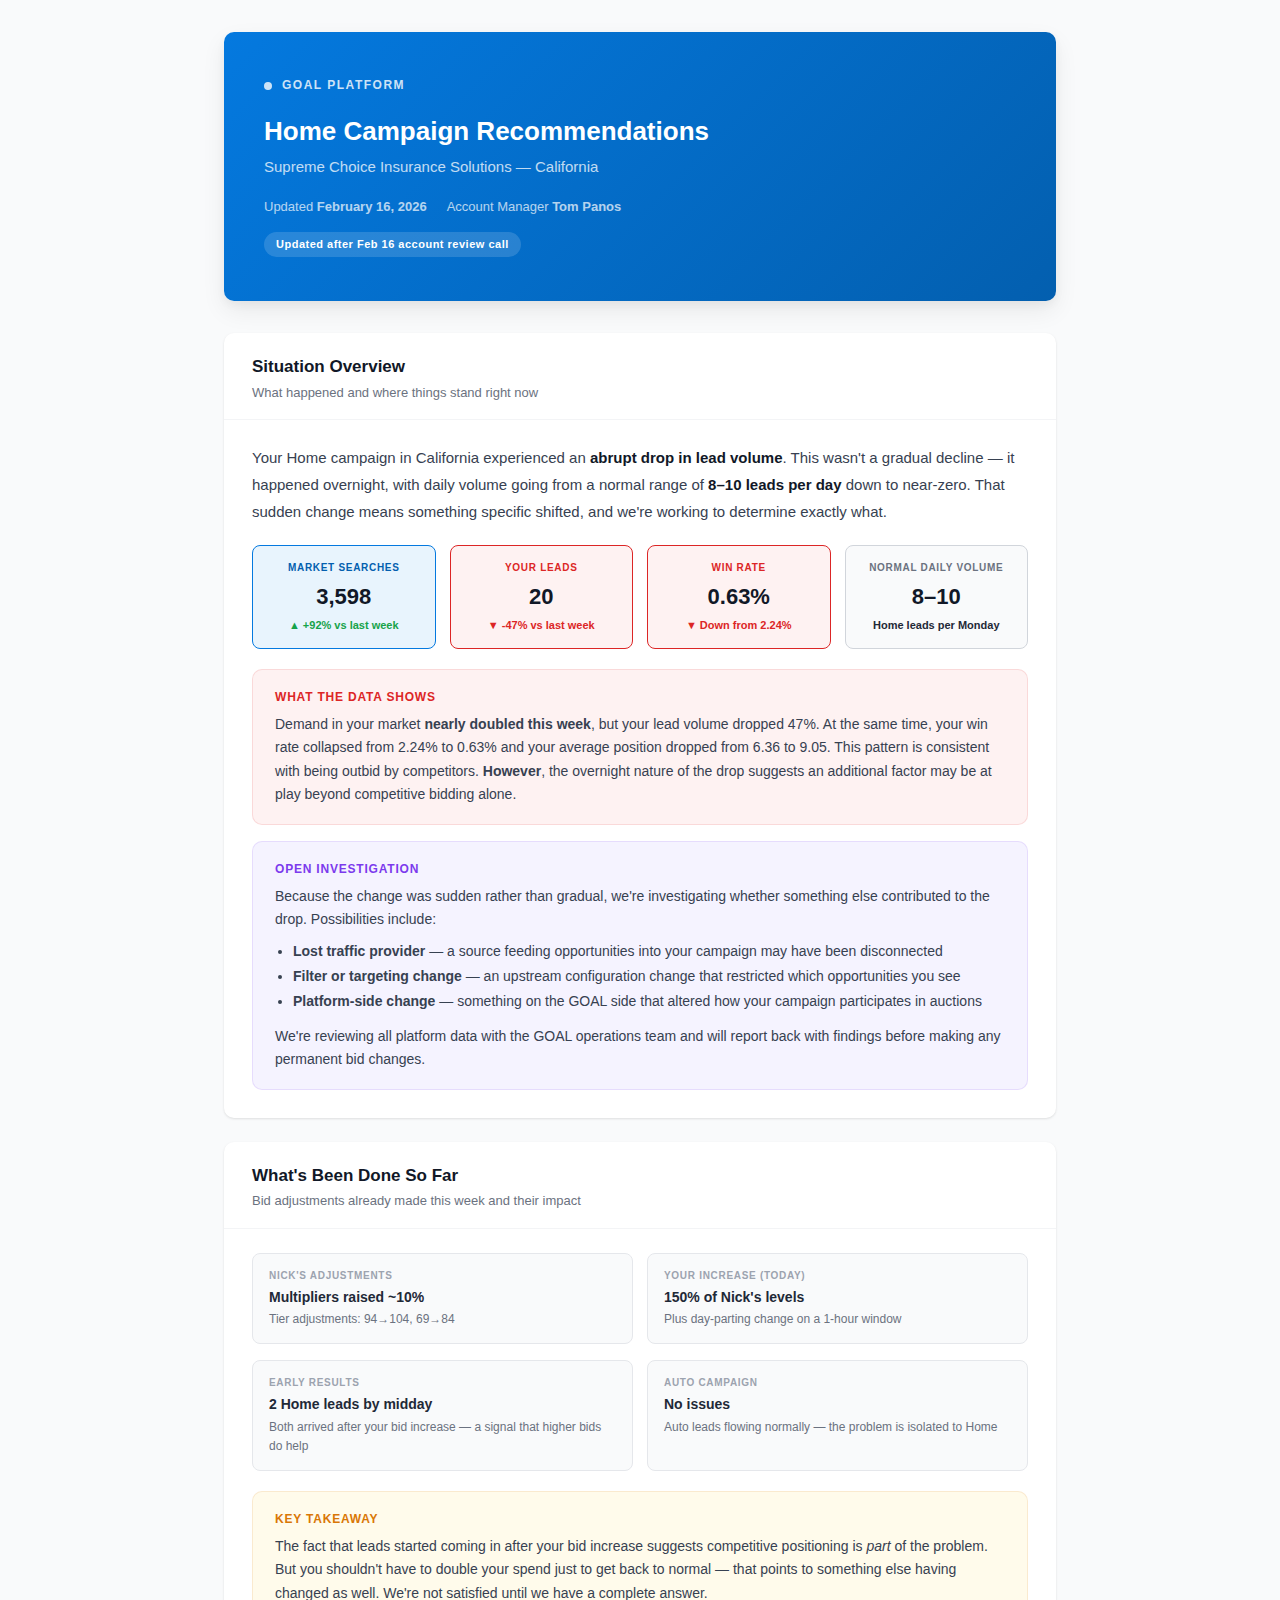
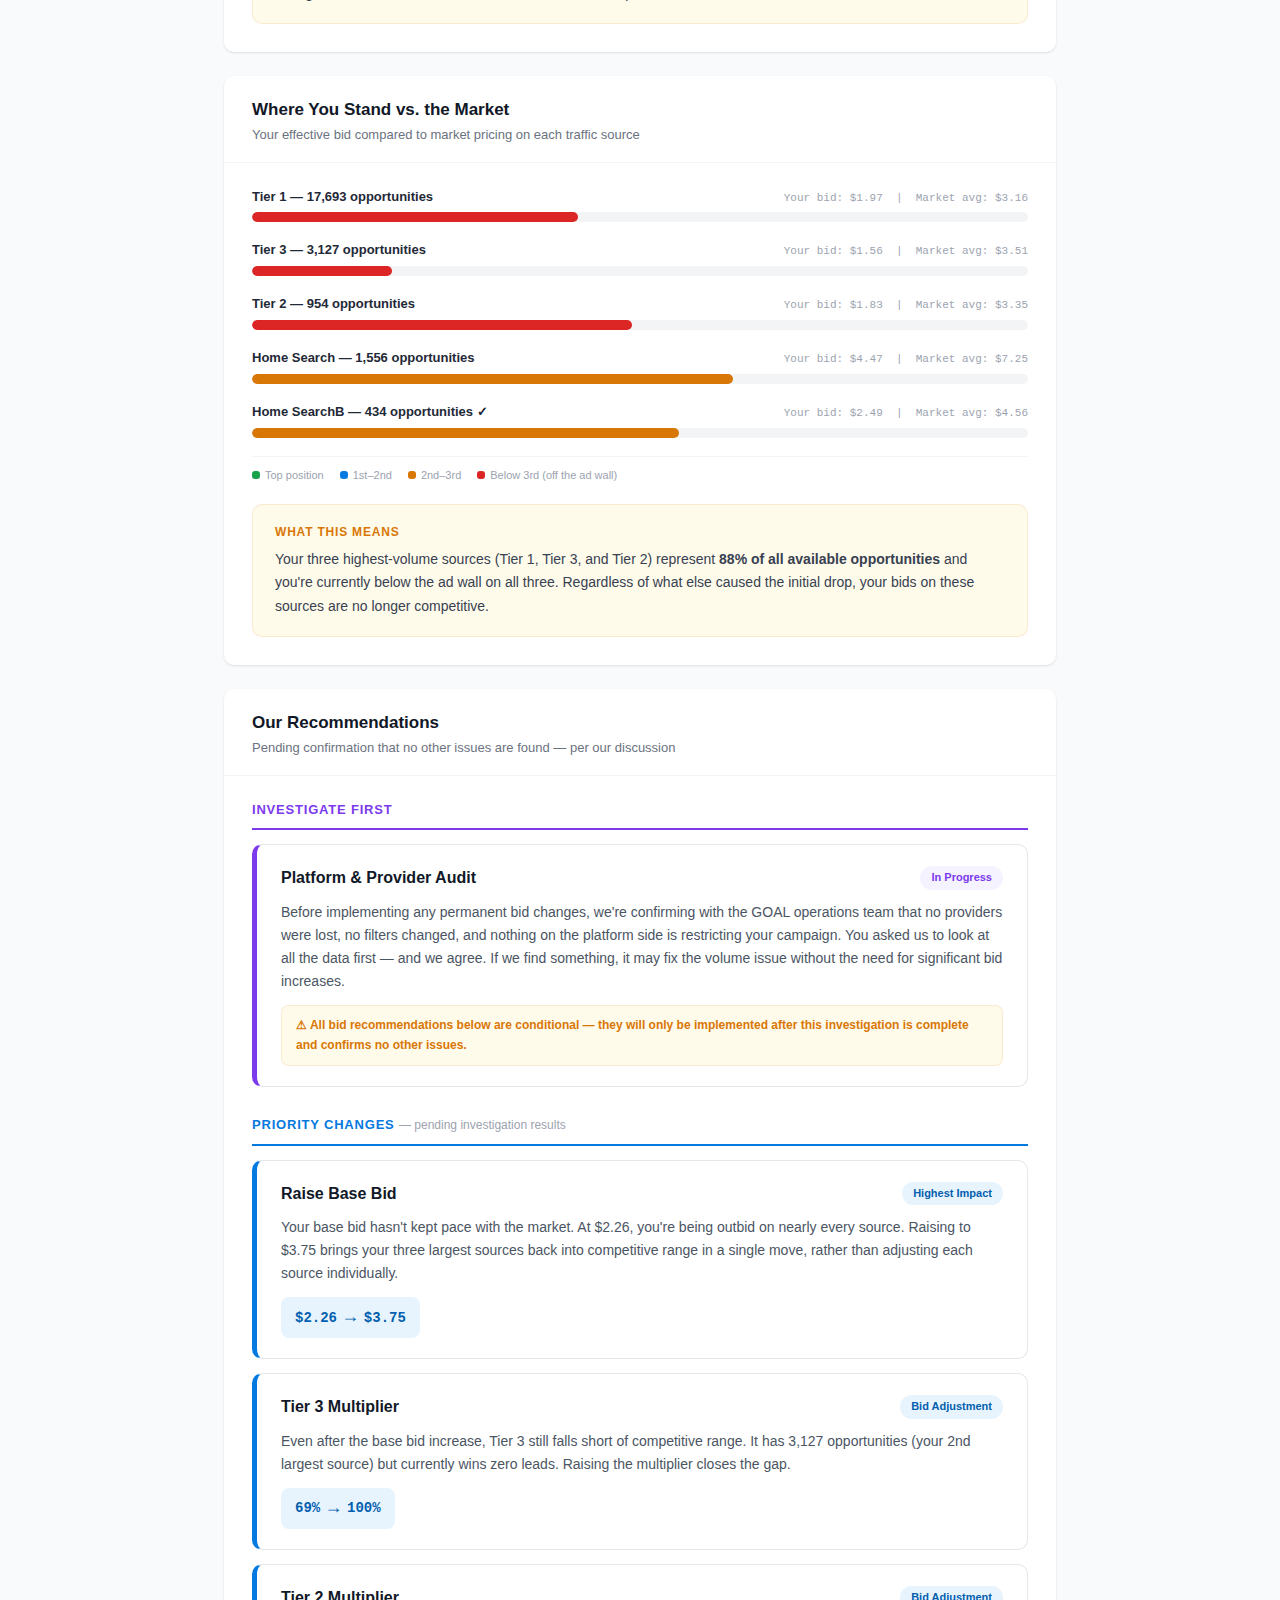
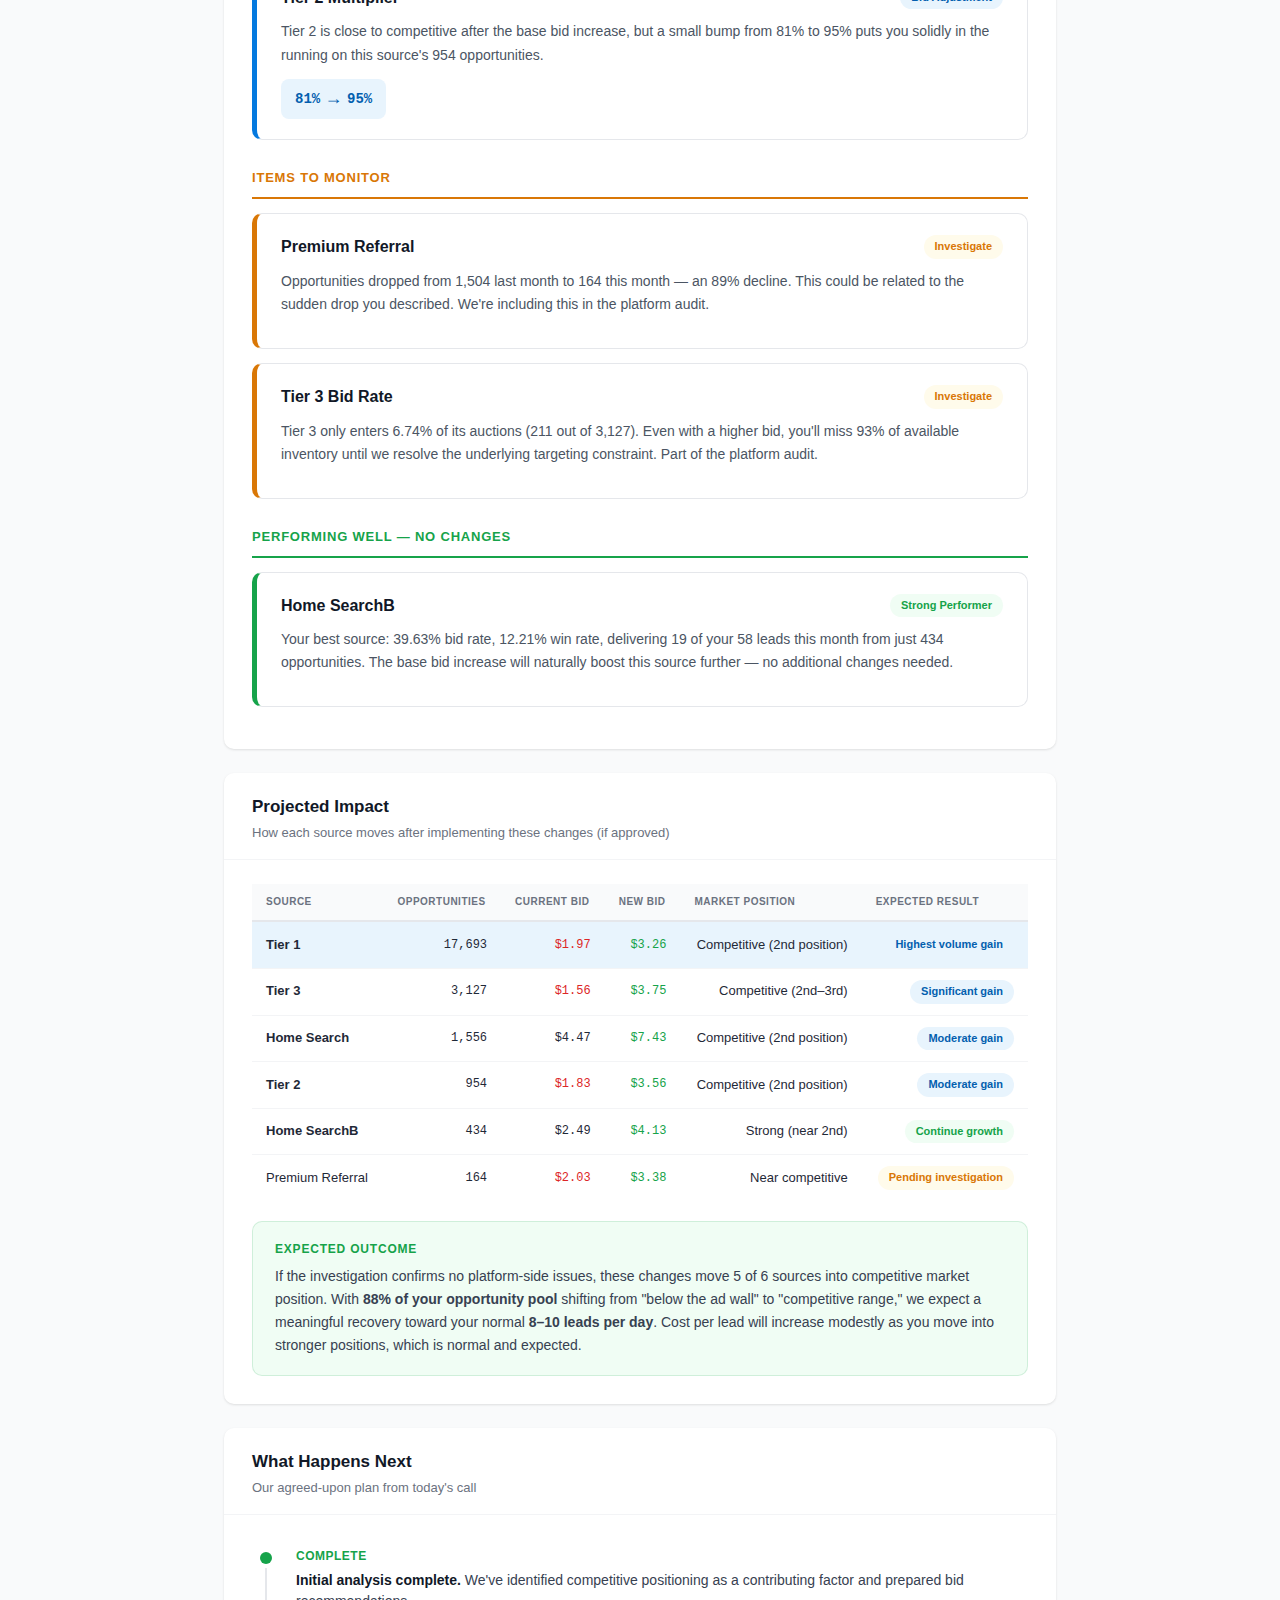
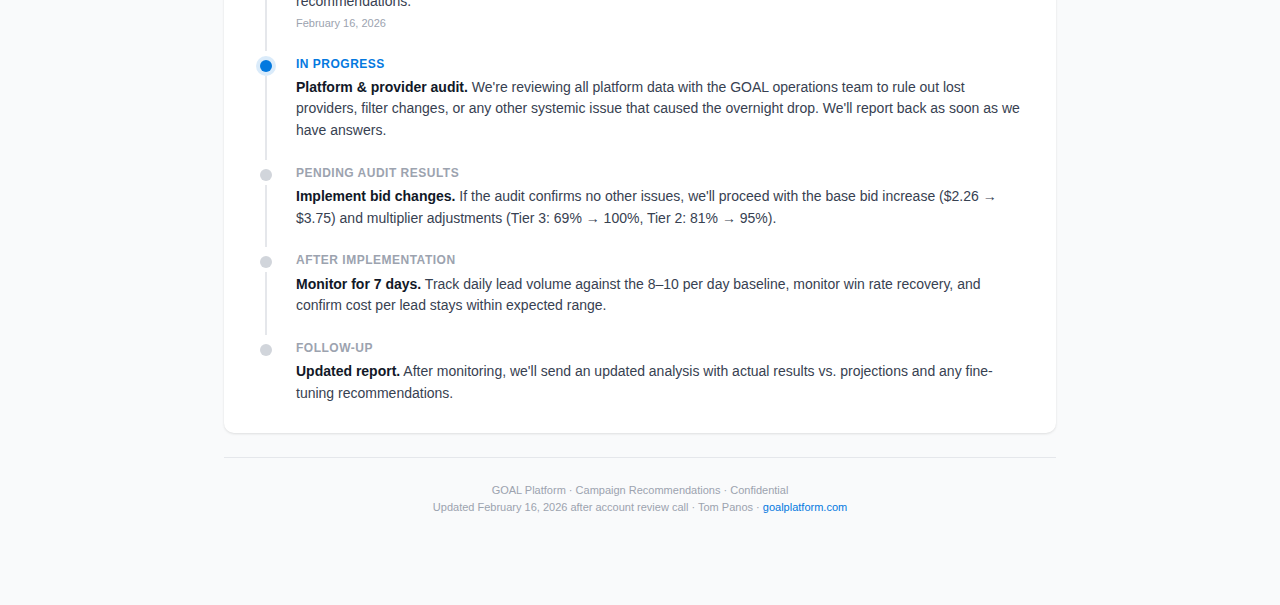
<file: Supreme-Choice-Recommendations-v2.html>
<!DOCTYPE html>
<html lang="en">
<head>
<meta charset="UTF-8">
<meta name="viewport" content="width=device-width, initial-scale=1.0">
<title>Supreme Choice Insurance Solutions — Campaign Recommendations (Updated)</title>
<style>
  *, *::before, *::after { box-sizing: border-box; margin: 0; padding: 0; }
  :root {
    --goal-blue: #0479DF;
    --goal-blue-light: #E8F4FD;
    --goal-blue-dark: #035FAF;
    --green: #16A34A;
    --green-bg: #F0FDF4;
    --amber: #D97706;
    --amber-bg: #FFFBEB;
    --red: #DC2626;
    --red-bg: #FEF2F2;
    --gray-50: #F9FAFB;
    --gray-100: #F3F4F6;
    --gray-200: #E5E7EB;
    --gray-300: #D1D5DB;
    --gray-400: #9CA3AF;
    --gray-500: #6B7280;
    --gray-600: #4B5563;
    --gray-700: #374151;
    --gray-800: #1F2937;
    --gray-900: #111827;
    --purple: #7C3AED;
    --purple-bg: #F5F3FF;
    --radius: 10px;
    --shadow: 0 1px 3px rgba(0,0,0,0.08), 0 1px 2px rgba(0,0,0,0.04);
    --shadow-md: 0 4px 12px rgba(0,0,0,0.06), 0 2px 4px rgba(0,0,0,0.04);
    --shadow-lg: 0 10px 25px rgba(0,0,0,0.07), 0 4px 10px rgba(0,0,0,0.04);
  }
  body {
    font-family: 'Inter', -apple-system, BlinkMacSystemFont, 'Segoe UI', Roboto, sans-serif;
    color: var(--gray-800);
    background: var(--gray-50);
    line-height: 1.6;
    font-size: 15px;
    -webkit-font-smoothing: antialiased;
  }
  .container { max-width: 880px; margin: 0 auto; padding: 32px 24px 64px; }

  /* === HEADER === */
  .header {
    background: linear-gradient(135deg, var(--goal-blue) 0%, var(--goal-blue-dark) 100%);
    color: white;
    border-radius: var(--radius);
    padding: 44px 40px;
    margin-bottom: 32px;
    box-shadow: var(--shadow-lg);
  }
  .header .logo-row {
    display: flex; align-items: center; gap: 10px; margin-bottom: 20px;
    font-size: 12px; font-weight: 600; letter-spacing: 1.5px; text-transform: uppercase; opacity: 0.8;
  }
  .header .logo-dot { width: 8px; height: 8px; background: white; border-radius: 50%; }
  .header h1 { font-size: 26px; font-weight: 700; line-height: 1.3; margin-bottom: 6px; }
  .header .subtitle { font-size: 15px; opacity: 0.75; font-weight: 400; }
  .header-meta { display: flex; gap: 20px; margin-top: 18px; flex-wrap: wrap; }
  .header-meta span { font-size: 13px; opacity: 0.7; }
  .header-meta strong { opacity: 1; font-weight: 600; }
  .header .version-badge {
    display: inline-block; margin-top: 14px; padding: 4px 12px;
    background: rgba(255,255,255,0.15); border-radius: 14px;
    font-size: 11px; font-weight: 600; letter-spacing: 0.5px;
  }

  /* === SECTIONS === */
  .section {
    background: white;
    border-radius: var(--radius);
    box-shadow: var(--shadow);
    margin-bottom: 24px;
    overflow: hidden;
  }
  .section-head {
    padding: 20px 28px 16px;
    border-bottom: 1px solid var(--gray-100);
  }
  .section-head h2 {
    font-size: 17px; font-weight: 700; color: var(--gray-900);
  }
  .section-head p {
    font-size: 13px; color: var(--gray-500); margin-top: 2px;
  }
  .section-body { padding: 24px 28px 28px; }

  /* === SUMMARY BLOCK === */
  .summary-text {
    font-size: 15px; line-height: 1.8; color: var(--gray-700);
  }
  .summary-text strong { color: var(--gray-900); }
  .finding-box {
    background: var(--red-bg); border: 1px solid rgba(220,38,38,0.12);
    border-radius: var(--radius); padding: 18px 22px; margin-top: 20px;
  }
  .finding-box h4 {
    color: var(--red); font-size: 12px; font-weight: 700;
    text-transform: uppercase; letter-spacing: 0.8px; margin-bottom: 6px;
  }
  .finding-box p { font-size: 14px; color: var(--gray-700); line-height: 1.65; }

  .investigation-box {
    background: var(--purple-bg); border: 1px solid rgba(124,58,237,0.12);
    border-radius: var(--radius); padding: 18px 22px; margin-top: 16px;
  }
  .investigation-box h4 {
    color: var(--purple); font-size: 12px; font-weight: 700;
    text-transform: uppercase; letter-spacing: 0.8px; margin-bottom: 6px;
  }
  .investigation-box p { font-size: 14px; color: var(--gray-700); line-height: 1.65; }
  .investigation-box ul {
    margin: 8px 0 0 18px; font-size: 14px; color: var(--gray-700); line-height: 1.8;
  }

  /* === METRIC STRIP === */
  .metric-strip {
    display: grid; grid-template-columns: repeat(4, 1fr); gap: 14px; margin-bottom: 8px;
  }
  .metric-item {
    background: var(--gray-50); border: 1px solid var(--gray-200);
    border-radius: 8px; padding: 14px 16px; text-align: center;
  }
  .metric-item.alert { border-color: var(--red); background: var(--red-bg); }
  .metric-item.good { border-color: var(--goal-blue); background: var(--goal-blue-light); }
  .metric-item.neutral { border-color: var(--gray-300); background: var(--gray-50); }
  .metric-item .label {
    font-size: 10px; font-weight: 700; text-transform: uppercase;
    letter-spacing: 0.7px; color: var(--gray-500); margin-bottom: 3px;
  }
  .metric-item.alert .label { color: var(--red); }
  .metric-item.good .label { color: var(--goal-blue-dark); }
  .metric-item .val { font-size: 22px; font-weight: 700; color: var(--gray-900); }
  .metric-item .delta { font-size: 11px; font-weight: 600; margin-top: 2px; }
  .down { color: var(--red); }
  .up { color: var(--green); }

  /* === REC CARDS === */
  .rec-group-title {
    font-size: 13px; font-weight: 700; text-transform: uppercase;
    letter-spacing: 0.8px; color: var(--gray-500); margin-bottom: 14px;
    padding-bottom: 8px; border-bottom: 2px solid var(--gray-100);
  }
  .rec-group-title.priority { color: var(--goal-blue); border-color: var(--goal-blue); }
  .rec-group-title.investigate { color: var(--purple); border-color: var(--purple); }
  .rec-group-title.monitor { color: var(--amber); border-color: var(--amber); }
  .rec-group-title.stable { color: var(--green); border-color: var(--green); }
  .rec-card {
    border: 1px solid var(--gray-200); border-radius: var(--radius);
    padding: 20px 24px; margin-bottom: 14px; border-left: 5px solid var(--gray-300);
    transition: box-shadow 0.15s ease;
  }
  .rec-card:hover { box-shadow: var(--shadow-md); }
  .rec-card.action { border-left-color: var(--goal-blue); }
  .rec-card.investigate-card { border-left-color: var(--purple); }
  .rec-card.watch { border-left-color: var(--amber); }
  .rec-card.hold { border-left-color: var(--green); }
  .rec-top {
    display: flex; align-items: center; justify-content: space-between;
    gap: 12px; margin-bottom: 10px; flex-wrap: wrap;
  }
  .rec-name { font-weight: 700; font-size: 16px; color: var(--gray-900); }
  .badge {
    display: inline-block; padding: 3px 11px; border-radius: 14px;
    font-size: 11px; font-weight: 700; white-space: nowrap;
  }
  .badge.blue { background: var(--goal-blue-light); color: var(--goal-blue-dark); }
  .badge.purple { background: var(--purple-bg); color: var(--purple); }
  .badge.amber { background: var(--amber-bg); color: var(--amber); }
  .badge.green { background: var(--green-bg); color: var(--green); }
  .rec-why {
    font-size: 14px; color: var(--gray-600); line-height: 1.65; margin-bottom: 12px;
  }
  .change-pill {
    display: inline-flex; align-items: center; gap: 8px;
    background: var(--goal-blue-light); color: var(--goal-blue-dark);
    padding: 6px 14px; border-radius: 8px;
    font-size: 14px; font-weight: 700;
    font-family: 'SF Mono', 'Fira Code', 'Consolas', monospace;
  }
  .change-pill .arrow { font-size: 18px; }
  .conditional-note {
    margin-top: 10px; padding: 10px 14px; background: var(--amber-bg);
    border: 1px solid rgba(217,119,6,0.12); border-radius: 8px;
    font-size: 12px; color: var(--amber); font-weight: 600;
  }

  /* === IMPACT TABLE === */
  .data-wrap { overflow-x: auto; }
  table.clean {
    width: 100%; border-collapse: collapse; font-size: 13px;
  }
  table.clean thead th {
    background: var(--gray-50); color: var(--gray-500); font-weight: 700;
    text-transform: uppercase; letter-spacing: 0.5px; font-size: 10px;
    padding: 10px 14px; text-align: left; border-bottom: 2px solid var(--gray-200);
    white-space: nowrap;
  }
  table.clean tbody td {
    padding: 11px 14px; border-bottom: 1px solid var(--gray-100);
  }
  table.clean tbody tr:last-child td { border-bottom: none; }
  table.clean tbody tr:hover { background: var(--gray-50); }
  .r { text-align: right; }
  .mono { font-family: 'SF Mono', 'Fira Code', 'Consolas', monospace; font-size: 12px; }
  .highlight-row { background: var(--goal-blue-light) !important; }

  /* === POSITION BARS === */
  .pos-bar { margin-bottom: 18px; }
  .pos-label {
    display: flex; justify-content: space-between; align-items: baseline;
    font-size: 13px; margin-bottom: 5px;
  }
  .pos-label .name { font-weight: 700; color: var(--gray-800); }
  .pos-label .detail { font-family: 'SF Mono', monospace; font-size: 11px; color: var(--gray-400); }
  .pos-track {
    height: 10px; background: var(--gray-100); border-radius: 5px;
    position: relative; overflow: hidden;
  }
  .pos-fill { height: 100%; border-radius: 5px; }
  .pos-fill.red { background: var(--red); }
  .pos-fill.amber { background: var(--amber); }
  .pos-fill.blue { background: var(--goal-blue); }
  .pos-fill.green { background: var(--green); }
  .pos-legend {
    display: flex; gap: 16px; flex-wrap: wrap; margin-top: 14px;
    padding-top: 10px; border-top: 1px solid var(--gray-100);
    font-size: 11px; color: var(--gray-400);
  }
  .pos-legend-item { display: flex; align-items: center; gap: 5px; }
  .pos-dot { width: 8px; height: 8px; border-radius: 3px; }

  /* === OUTCOME BOX === */
  .outcome-box {
    background: var(--green-bg); border: 1px solid rgba(22,163,74,0.15);
    border-radius: var(--radius); padding: 18px 22px; margin-top: 20px;
  }
  .outcome-box h4 {
    color: var(--green); font-size: 12px; font-weight: 700;
    text-transform: uppercase; letter-spacing: 0.8px; margin-bottom: 6px;
  }
  .outcome-box p { font-size: 14px; color: var(--gray-700); line-height: 1.65; }

  /* === TIMELINE === */
  .timeline { margin-top: 8px; }
  .timeline-item {
    display: flex; gap: 16px; margin-bottom: 0; position: relative;
  }
  .timeline-marker {
    display: flex; flex-direction: column; align-items: center; min-width: 28px;
  }
  .timeline-dot {
    width: 12px; height: 12px; border-radius: 50%; flex-shrink: 0; margin-top: 5px;
  }
  .timeline-dot.done { background: var(--green); }
  .timeline-dot.active { background: var(--goal-blue); box-shadow: 0 0 0 4px rgba(4,121,223,0.15); }
  .timeline-dot.pending { background: var(--gray-300); }
  .timeline-line {
    width: 2px; background: var(--gray-200); flex-grow: 1; margin: 4px 0;
  }
  .timeline-content {
    padding-bottom: 22px; flex: 1;
  }
  .timeline-item:last-child .timeline-content { padding-bottom: 0; }
  .timeline-item:last-child .timeline-line { display: none; }
  .timeline-label {
    font-size: 12px; font-weight: 700; text-transform: uppercase;
    letter-spacing: 0.5px; margin-bottom: 3px;
  }
  .timeline-label.done { color: var(--green); }
  .timeline-label.active { color: var(--goal-blue); }
  .timeline-label.pending { color: var(--gray-400); }
  .timeline-text { font-size: 14px; color: var(--gray-700); line-height: 1.55; }
  .timeline-text strong { color: var(--gray-900); }
  .timeline-date { font-size: 11px; color: var(--gray-400); margin-top: 2px; }

  /* === FOOTER === */
  .footer {
    text-align: center; padding: 24px; color: var(--gray-400);
    font-size: 11px; margin-top: 16px; border-top: 1px solid var(--gray-200);
  }
  .footer a { color: var(--goal-blue); text-decoration: none; }

  /* === NEXT STEPS GRID === */
  .next-steps {
    display: grid; grid-template-columns: 1fr 1fr; gap: 14px; margin-top: 16px;
  }
  .step-card {
    border: 1px solid var(--gray-200); border-radius: 8px; padding: 16px 18px;
  }
  .step-card.active-step { border-color: var(--goal-blue); background: var(--goal-blue-light); }
  .step-card .step-num {
    font-size: 11px; font-weight: 700; color: var(--goal-blue);
    text-transform: uppercase; letter-spacing: 0.8px; margin-bottom: 4px;
  }
  .step-card .step-text {
    font-size: 13px; color: var(--gray-700); line-height: 1.55;
  }
  .step-card .step-text strong { color: var(--gray-900); }

  /* === WHAT CHANGED STRIP === */
  .change-strip {
    display: grid; grid-template-columns: 1fr 1fr; gap: 14px; margin-bottom: 16px;
  }
  .change-card {
    border: 1px solid var(--gray-200); border-radius: 8px; padding: 14px 16px;
    background: var(--gray-50);
  }
  .change-card .cc-label {
    font-size: 10px; font-weight: 700; text-transform: uppercase;
    letter-spacing: 0.7px; color: var(--gray-400); margin-bottom: 2px;
  }
  .change-card .cc-val {
    font-size: 14px; font-weight: 600; color: var(--gray-800);
  }
  .change-card .cc-detail {
    font-size: 12px; color: var(--gray-500); margin-top: 2px;
  }

  @media print {
    body { background: white; font-size: 12px; }
    .container { padding: 0; max-width: 100%; }
    .section { box-shadow: none; border: 1px solid var(--gray-200); break-inside: avoid; }
    @page { margin: 0.7in; }
  }
  @media (max-width: 640px) {
    .header { padding: 28px 20px; }
    .header h1 { font-size: 22px; }
    .section-body { padding: 18px 20px 22px; }
    .metric-strip { grid-template-columns: 1fr 1fr; }
    .next-steps { grid-template-columns: 1fr; }
    .change-strip { grid-template-columns: 1fr; }
    .rec-top { flex-direction: column; align-items: flex-start; }
  }
</style>
</head>
<body>

<div class="container">

  <!-- ======== HEADER ======== -->
  <header class="header">
    <div class="logo-row">
      <span class="logo-dot"></span>
      GOAL Platform
    </div>
    <h1>Home Campaign Recommendations</h1>
    <p class="subtitle">Supreme Choice Insurance Solutions &mdash; California</p>
    <div class="header-meta">
      <span>Updated <strong>February 16, 2026</strong></span>
      <span>Account Manager <strong>Tom Panos</strong></span>
    </div>
    <div class="version-badge">Updated after Feb 16 account review call</div>
  </header>

  <!-- ======== SITUATION OVERVIEW ======== -->
  <div class="section">
    <div class="section-head">
      <h2>Situation Overview</h2>
      <p>What happened and where things stand right now</p>
    </div>
    <div class="section-body">

      <p class="summary-text">
        Your Home campaign in California experienced an <strong>abrupt drop in lead volume</strong>. This wasn't a gradual decline &mdash; it happened overnight, with daily volume going from a normal range of <strong>8&ndash;10 leads per day</strong> down to near-zero. That sudden change means something specific shifted, and we're working to determine exactly what.
      </p>

      <div class="metric-strip" style="margin-top: 20px;">
        <div class="metric-item good">
          <div class="label">Market Searches</div>
          <div class="val">3,598</div>
          <div class="delta up">&#9650; +92% vs last week</div>
        </div>
        <div class="metric-item alert">
          <div class="label">Your Leads</div>
          <div class="val">20</div>
          <div class="delta down">&#9660; -47% vs last week</div>
        </div>
        <div class="metric-item alert">
          <div class="label">Win Rate</div>
          <div class="val">0.63%</div>
          <div class="delta down">&#9660; Down from 2.24%</div>
        </div>
        <div class="metric-item neutral">
          <div class="label">Normal Daily Volume</div>
          <div class="val">8&ndash;10</div>
          <div class="delta">Home leads per Monday</div>
        </div>
      </div>

      <div class="finding-box">
        <h4>What the Data Shows</h4>
        <p>Demand in your market <strong>nearly doubled this week</strong>, but your lead volume dropped 47%. At the same time, your win rate collapsed from 2.24% to 0.63% and your average position dropped from 6.36 to 9.05. This pattern is consistent with being outbid by competitors. <strong>However</strong>, the overnight nature of the drop suggests an additional factor may be at play beyond competitive bidding alone.</p>
      </div>

      <div class="investigation-box">
        <h4>Open Investigation</h4>
        <p>Because the change was sudden rather than gradual, we're investigating whether something else contributed to the drop. Possibilities include:</p>
        <ul>
          <li><strong>Lost traffic provider</strong> &mdash; a source feeding opportunities into your campaign may have been disconnected</li>
          <li><strong>Filter or targeting change</strong> &mdash; an upstream configuration change that restricted which opportunities you see</li>
          <li><strong>Platform-side change</strong> &mdash; something on the GOAL side that altered how your campaign participates in auctions</li>
        </ul>
        <p style="margin-top: 10px;">We're reviewing all platform data with the GOAL operations team and will report back with findings before making any permanent bid changes.</p>
      </div>

    </div>
  </div>

  <!-- ======== WHAT'S BEEN DONE SO FAR ======== -->
  <div class="section">
    <div class="section-head">
      <h2>What's Been Done So Far</h2>
      <p>Bid adjustments already made this week and their impact</p>
    </div>
    <div class="section-body">

      <div class="change-strip">
        <div class="change-card">
          <div class="cc-label">Nick's Adjustments</div>
          <div class="cc-val">Multipliers raised ~10%</div>
          <div class="cc-detail">Tier adjustments: 94→104, 69→84</div>
        </div>
        <div class="change-card">
          <div class="cc-label">Your Increase (Today)</div>
          <div class="cc-val">150% of Nick's levels</div>
          <div class="cc-detail">Plus day-parting change on a 1-hour window</div>
        </div>
      </div>

      <div class="change-strip">
        <div class="change-card">
          <div class="cc-label">Early Results</div>
          <div class="cc-val">2 Home leads by midday</div>
          <div class="cc-detail">Both arrived after your bid increase &mdash; a signal that higher bids do help</div>
        </div>
        <div class="change-card">
          <div class="cc-label">Auto Campaign</div>
          <div class="cc-val">No issues</div>
          <div class="cc-detail">Auto leads flowing normally — the problem is isolated to Home</div>
        </div>
      </div>

      <div class="finding-box" style="background: var(--amber-bg); border-color: rgba(217,119,6,0.12);">
        <h4 style="color: var(--amber);">Key Takeaway</h4>
        <p>The fact that leads started coming in after your bid increase suggests competitive positioning is <em>part</em> of the problem. But you shouldn't have to double your spend just to get back to normal &mdash; that points to something else having changed as well. We're not satisfied until we have a complete answer.</p>
      </div>

    </div>
  </div>

  <!-- ======== WHERE YOU STAND VS. THE MARKET ======== -->
  <div class="section">
    <div class="section-head">
      <h2>Where You Stand vs. the Market</h2>
      <p>Your effective bid compared to market pricing on each traffic source</p>
    </div>
    <div class="section-body">

      <div class="pos-bar">
        <div class="pos-label">
          <span class="name">Tier 1 &mdash; 17,693 opportunities</span>
          <span class="detail">Your bid: $1.97 &nbsp;|&nbsp; Market avg: $3.16</span>
        </div>
        <div class="pos-track"><div class="pos-fill red" style="width: 42%;"></div></div>
      </div>

      <div class="pos-bar">
        <div class="pos-label">
          <span class="name">Tier 3 &mdash; 3,127 opportunities</span>
          <span class="detail">Your bid: $1.56 &nbsp;|&nbsp; Market avg: $3.51</span>
        </div>
        <div class="pos-track"><div class="pos-fill red" style="width: 18%;"></div></div>
      </div>

      <div class="pos-bar">
        <div class="pos-label">
          <span class="name">Tier 2 &mdash; 954 opportunities</span>
          <span class="detail">Your bid: $1.83 &nbsp;|&nbsp; Market avg: $3.35</span>
        </div>
        <div class="pos-track"><div class="pos-fill red" style="width: 49%;"></div></div>
      </div>

      <div class="pos-bar">
        <div class="pos-label">
          <span class="name">Home Search &mdash; 1,556 opportunities</span>
          <span class="detail">Your bid: $4.47 &nbsp;|&nbsp; Market avg: $7.25</span>
        </div>
        <div class="pos-track"><div class="pos-fill amber" style="width: 62%;"></div></div>
      </div>

      <div class="pos-bar">
        <div class="pos-label">
          <span class="name">Home SearchB &mdash; 434 opportunities &#10003;</span>
          <span class="detail">Your bid: $2.49 &nbsp;|&nbsp; Market avg: $4.56</span>
        </div>
        <div class="pos-track"><div class="pos-fill amber" style="width: 55%;"></div></div>
      </div>

      <div class="pos-legend">
        <div class="pos-legend-item"><div class="pos-dot" style="background: var(--green);"></div> Top position</div>
        <div class="pos-legend-item"><div class="pos-dot" style="background: var(--goal-blue);"></div> 1st&ndash;2nd</div>
        <div class="pos-legend-item"><div class="pos-dot" style="background: var(--amber);"></div> 2nd&ndash;3rd</div>
        <div class="pos-legend-item"><div class="pos-dot" style="background: var(--red);"></div> Below 3rd (off the ad wall)</div>
      </div>

      <div class="finding-box" style="margin-top: 20px; background: var(--amber-bg); border-color: rgba(217,119,6,0.12);">
        <h4 style="color: var(--amber);">What This Means</h4>
        <p>Your three highest-volume sources (Tier 1, Tier 3, and Tier 2) represent <strong>88% of all available opportunities</strong> and you're currently below the ad wall on all three. Regardless of what else caused the initial drop, your bids on these sources are no longer competitive.</p>
      </div>

    </div>
  </div>

  <!-- ======== OUR RECOMMENDATIONS ======== -->
  <div class="section">
    <div class="section-head">
      <h2>Our Recommendations</h2>
      <p>Pending confirmation that no other issues are found &mdash; per our discussion</p>
    </div>
    <div class="section-body">

      <!-- Investigation First -->
      <div class="rec-group-title investigate">Investigate First</div>

      <div class="rec-card investigate-card">
        <div class="rec-top">
          <span class="rec-name">Platform &amp; Provider Audit</span>
          <span class="badge purple">In Progress</span>
        </div>
        <p class="rec-why">
          Before implementing any permanent bid changes, we're confirming with the GOAL operations team that no providers were lost, no filters changed, and nothing on the platform side is restricting your campaign. You asked us to look at all the data first &mdash; and we agree. If we find something, it may fix the volume issue without the need for significant bid increases.
        </p>
        <div class="conditional-note">
          &#9888; All bid recommendations below are conditional &mdash; they will only be implemented after this investigation is complete and confirms no other issues.
        </div>
      </div>

      <!-- Priority Changes (Conditional) -->
      <div class="rec-group-title priority" style="margin-top: 28px;">Priority Changes <span style="font-weight: 400; text-transform: none; letter-spacing: 0; font-size: 12px; color: var(--gray-400);">&mdash; pending investigation results</span></div>

      <div class="rec-card action">
        <div class="rec-top">
          <span class="rec-name">Raise Base Bid</span>
          <span class="badge blue">Highest Impact</span>
        </div>
        <p class="rec-why">
          Your base bid hasn't kept pace with the market. At $2.26, you're being outbid on nearly every source. Raising to $3.75 brings your three largest sources back into competitive range in a single move, rather than adjusting each source individually.
        </p>
        <div class="change-pill">
          $2.26 <span class="arrow">&rarr;</span> $3.75
        </div>
      </div>

      <div class="rec-card action">
        <div class="rec-top">
          <span class="rec-name">Tier 3 Multiplier</span>
          <span class="badge blue">Bid Adjustment</span>
        </div>
        <p class="rec-why">
          Even after the base bid increase, Tier 3 still falls short of competitive range. It has 3,127 opportunities (your 2nd largest source) but currently wins zero leads. Raising the multiplier closes the gap.
        </p>
        <div class="change-pill">
          69% <span class="arrow">&rarr;</span> 100%
        </div>
      </div>

      <div class="rec-card action">
        <div class="rec-top">
          <span class="rec-name">Tier 2 Multiplier</span>
          <span class="badge blue">Bid Adjustment</span>
        </div>
        <p class="rec-why">
          Tier 2 is close to competitive after the base bid increase, but a small bump from 81% to 95% puts you solidly in the running on this source's 954 opportunities.
        </p>
        <div class="change-pill">
          81% <span class="arrow">&rarr;</span> 95%
        </div>
      </div>

      <!-- Monitor Items -->
      <div class="rec-group-title monitor" style="margin-top: 28px;">Items to Monitor</div>

      <div class="rec-card watch">
        <div class="rec-top">
          <span class="rec-name">Premium Referral</span>
          <span class="badge amber">Investigate</span>
        </div>
        <p class="rec-why">
          Opportunities dropped from 1,504 last month to 164 this month &mdash; an 89% decline. This could be related to the sudden drop you described. We're including this in the platform audit.
        </p>
      </div>

      <div class="rec-card watch">
        <div class="rec-top">
          <span class="rec-name">Tier 3 Bid Rate</span>
          <span class="badge amber">Investigate</span>
        </div>
        <p class="rec-why">
          Tier 3 only enters 6.74% of its auctions (211 out of 3,127). Even with a higher bid, you'll miss 93% of available inventory until we resolve the underlying targeting constraint. Part of the platform audit.
        </p>
      </div>

      <!-- Performing -->
      <div class="rec-group-title stable" style="margin-top: 28px;">Performing Well &mdash; No Changes</div>

      <div class="rec-card hold">
        <div class="rec-top">
          <span class="rec-name">Home SearchB</span>
          <span class="badge green">Strong Performer</span>
        </div>
        <p class="rec-why">
          Your best source: 39.63% bid rate, 12.21% win rate, delivering 19 of your 58 leads this month from just 434 opportunities. The base bid increase will naturally boost this source further &mdash; no additional changes needed.
        </p>
      </div>

    </div>
  </div>

  <!-- ======== PROJECTED IMPACT ======== -->
  <div class="section">
    <div class="section-head">
      <h2>Projected Impact</h2>
      <p>How each source moves after implementing these changes (if approved)</p>
    </div>
    <div class="section-body">

      <div class="data-wrap">
        <table class="clean">
          <thead>
            <tr>
              <th>Source</th>
              <th class="r">Opportunities</th>
              <th class="r">Current Bid</th>
              <th class="r">New Bid</th>
              <th class="r">Market Position</th>
              <th class="r">Expected Result</th>
            </tr>
          </thead>
          <tbody>
            <tr class="highlight-row">
              <td><strong>Tier 1</strong></td>
              <td class="r mono">17,693</td>
              <td class="r mono down">$1.97</td>
              <td class="r mono up">$3.26</td>
              <td class="r">Competitive (2nd position)</td>
              <td class="r"><span class="badge blue">Highest volume gain</span></td>
            </tr>
            <tr>
              <td><strong>Tier 3</strong></td>
              <td class="r mono">3,127</td>
              <td class="r mono down">$1.56</td>
              <td class="r mono up">$3.75</td>
              <td class="r">Competitive (2nd&ndash;3rd)</td>
              <td class="r"><span class="badge blue">Significant gain</span></td>
            </tr>
            <tr>
              <td><strong>Home Search</strong></td>
              <td class="r mono">1,556</td>
              <td class="r mono">$4.47</td>
              <td class="r mono up">$7.43</td>
              <td class="r">Competitive (2nd position)</td>
              <td class="r"><span class="badge blue">Moderate gain</span></td>
            </tr>
            <tr>
              <td><strong>Tier 2</strong></td>
              <td class="r mono">954</td>
              <td class="r mono down">$1.83</td>
              <td class="r mono up">$3.56</td>
              <td class="r">Competitive (2nd position)</td>
              <td class="r"><span class="badge blue">Moderate gain</span></td>
            </tr>
            <tr>
              <td><strong>Home SearchB</strong></td>
              <td class="r mono">434</td>
              <td class="r mono">$2.49</td>
              <td class="r mono up">$4.13</td>
              <td class="r">Strong (near 2nd)</td>
              <td class="r"><span class="badge green">Continue growth</span></td>
            </tr>
            <tr>
              <td>Premium Referral</td>
              <td class="r mono">164</td>
              <td class="r mono down">$2.03</td>
              <td class="r mono up">$3.38</td>
              <td class="r">Near competitive</td>
              <td class="r"><span class="badge amber">Pending investigation</span></td>
            </tr>
          </tbody>
        </table>
      </div>

      <div class="outcome-box">
        <h4>Expected Outcome</h4>
        <p>If the investigation confirms no platform-side issues, these changes move 5 of 6 sources into competitive market position. With <strong>88% of your opportunity pool</strong> shifting from "below the ad wall" to "competitive range," we expect a meaningful recovery toward your normal <strong>8&ndash;10 leads per day</strong>. Cost per lead will increase modestly as you move into stronger positions, which is normal and expected.</p>
      </div>

    </div>
  </div>

  <!-- ======== WHAT HAPPENS NEXT ======== -->
  <div class="section">
    <div class="section-head">
      <h2>What Happens Next</h2>
      <p>Our agreed-upon plan from today's call</p>
    </div>
    <div class="section-body">

      <div class="timeline">

        <div class="timeline-item">
          <div class="timeline-marker">
            <div class="timeline-dot done"></div>
            <div class="timeline-line"></div>
          </div>
          <div class="timeline-content">
            <div class="timeline-label done">Complete</div>
            <div class="timeline-text"><strong>Initial analysis complete.</strong> We've identified competitive positioning as a contributing factor and prepared bid recommendations.</div>
            <div class="timeline-date">February 16, 2026</div>
          </div>
        </div>

        <div class="timeline-item">
          <div class="timeline-marker">
            <div class="timeline-dot active"></div>
            <div class="timeline-line"></div>
          </div>
          <div class="timeline-content">
            <div class="timeline-label active">In Progress</div>
            <div class="timeline-text"><strong>Platform &amp; provider audit.</strong> We're reviewing all platform data with the GOAL operations team to rule out lost providers, filter changes, or any other systemic issue that caused the overnight drop. We'll report back as soon as we have answers.</div>
          </div>
        </div>

        <div class="timeline-item">
          <div class="timeline-marker">
            <div class="timeline-dot pending"></div>
            <div class="timeline-line"></div>
          </div>
          <div class="timeline-content">
            <div class="timeline-label pending">Pending Audit Results</div>
            <div class="timeline-text"><strong>Implement bid changes.</strong> If the audit confirms no other issues, we'll proceed with the base bid increase ($2.26 → $3.75) and multiplier adjustments (Tier 3: 69% → 100%, Tier 2: 81% → 95%).</div>
          </div>
        </div>

        <div class="timeline-item">
          <div class="timeline-marker">
            <div class="timeline-dot pending"></div>
            <div class="timeline-line"></div>
          </div>
          <div class="timeline-content">
            <div class="timeline-label pending">After Implementation</div>
            <div class="timeline-text"><strong>Monitor for 7 days.</strong> Track daily lead volume against the 8&ndash;10 per day baseline, monitor win rate recovery, and confirm cost per lead stays within expected range.</div>
          </div>
        </div>

        <div class="timeline-item">
          <div class="timeline-marker">
            <div class="timeline-dot pending"></div>
          </div>
          <div class="timeline-content">
            <div class="timeline-label pending">Follow-Up</div>
            <div class="timeline-text"><strong>Updated report.</strong> After monitoring, we'll send an updated analysis with actual results vs. projections and any fine-tuning recommendations.</div>
          </div>
        </div>

      </div>

    </div>
  </div>

  <!-- ======== FOOTER ======== -->
  <div class="footer">
    GOAL Platform &middot; Campaign Recommendations &middot; Confidential<br>
    Updated February 16, 2026 after account review call &middot; Tom Panos &middot; <a href="https://goalplatform.com" target="_blank">goalplatform.com</a>
  </div>

</div>

</body>
</html>
</file>
